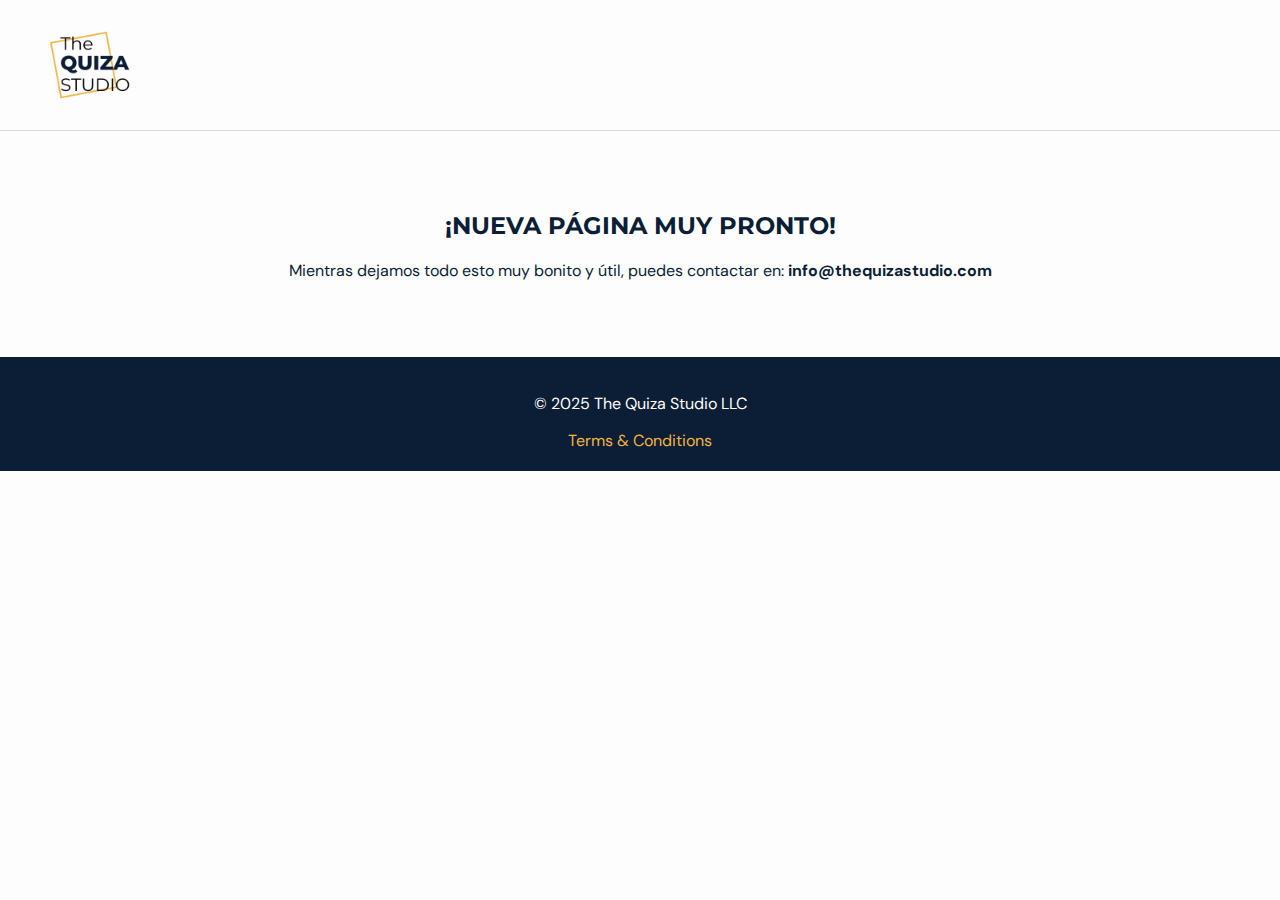
<file: index.html>
<!DOCTYPE html>
<html lang="en">
<head>
  <meta charset="UTF-8" />
  <meta name="viewport" content="width=device-width, initial-scale=1" />
  <title>The Quiza Studio LLC</title>
  <link rel="stylesheet" href="assets/css/style.css" />
  <link rel="icon" type="image/png" href="/assets/img/favicon.png" />
  <link href="https://fonts.googleapis.com/css2?family=Montserrat:wght@800&family=DM+Sans:wght@300&display=swap" rel="stylesheet" />
</head>
<body>

 <header>
    <div class="container header-container">
      <img src="assets/img/logo.png" alt="The Quiza Studio Logo" class="logo" />
    </div>
  </header>
  
<section id="about" class="about">
  <div class="container">
    <h2>¡NUEVA PÁGINA MUY PRONTO!</h2>
    <p>
      Mientras dejamos todo esto muy bonito y útil, puedes contactar en: <b>info@thequizastudio.com</b>
    </p>
  </div>
</section>

  <footer>
    <div class="container">
      <p>&copy; 2025 The Quiza Studio LLC</p>
      <a href="terms.html">Terms & Conditions</a>
    </div>
  </footer>
</body>
</html>
</file>
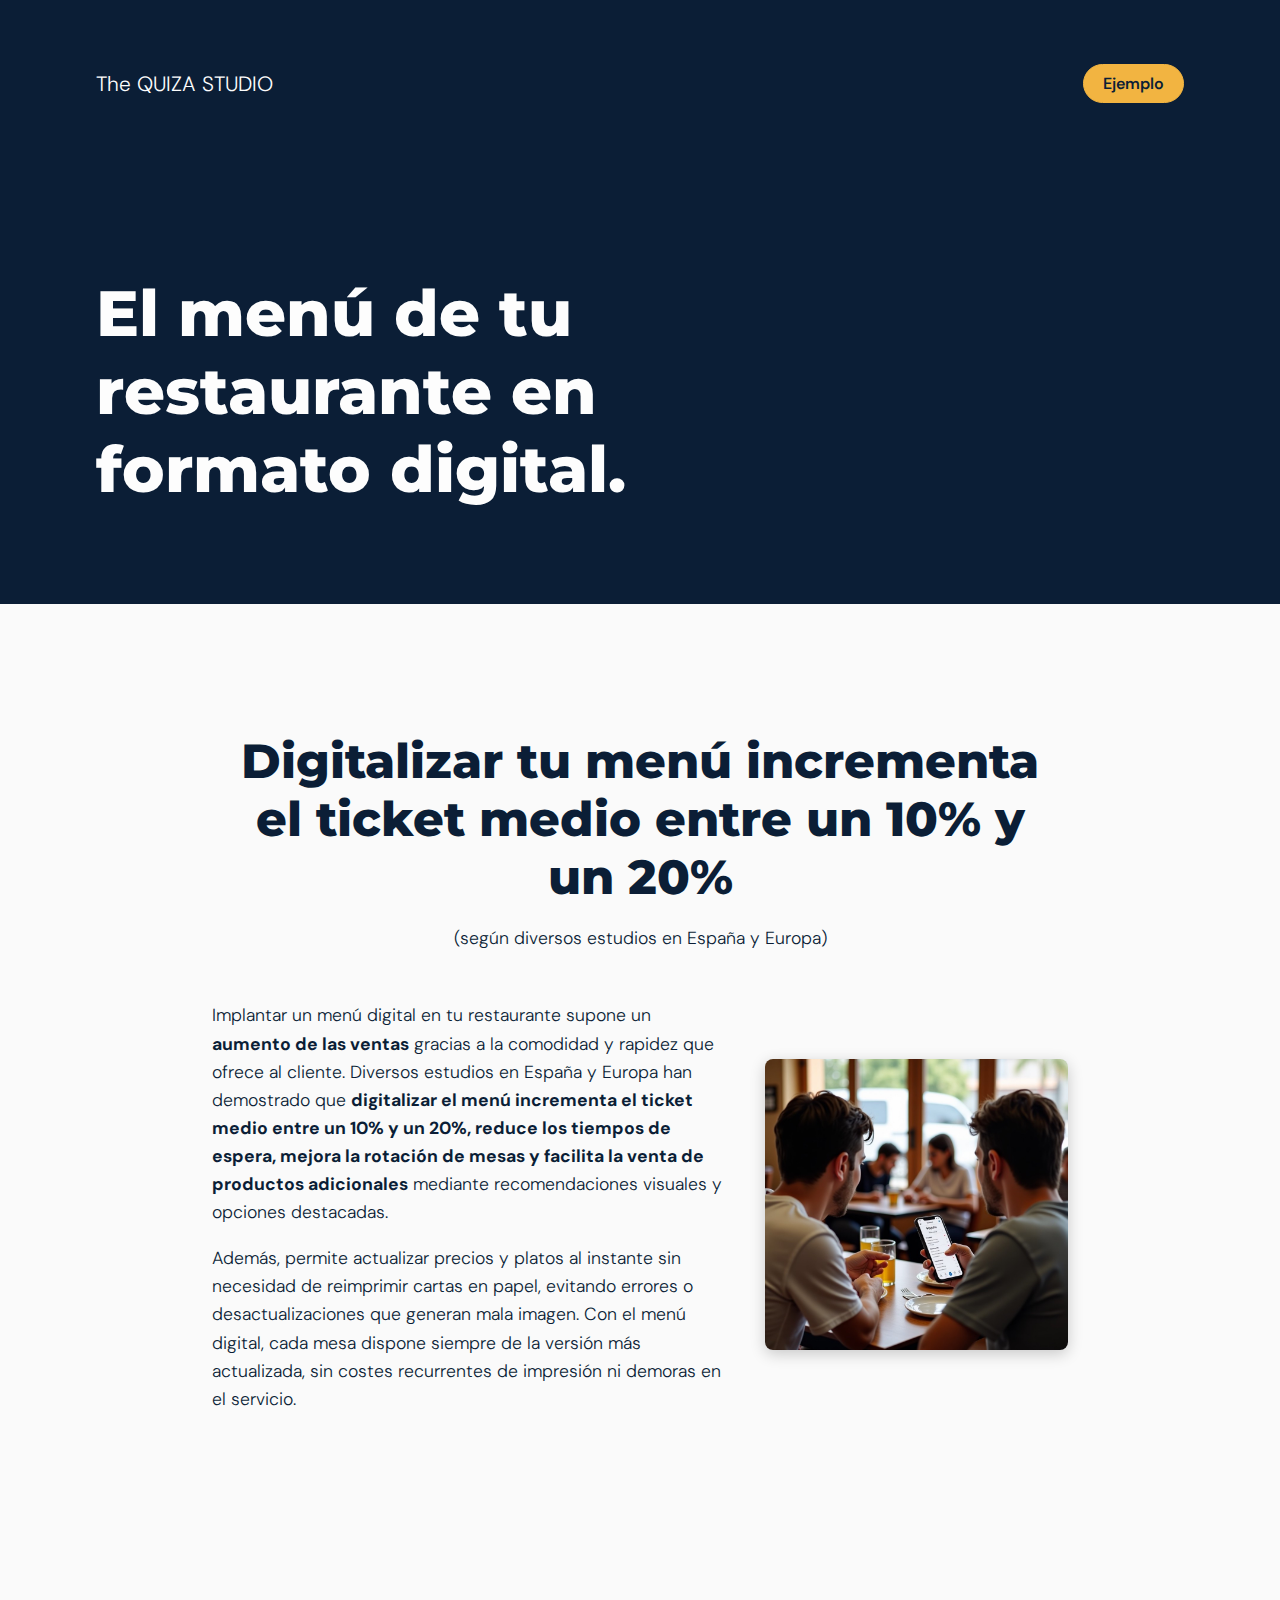
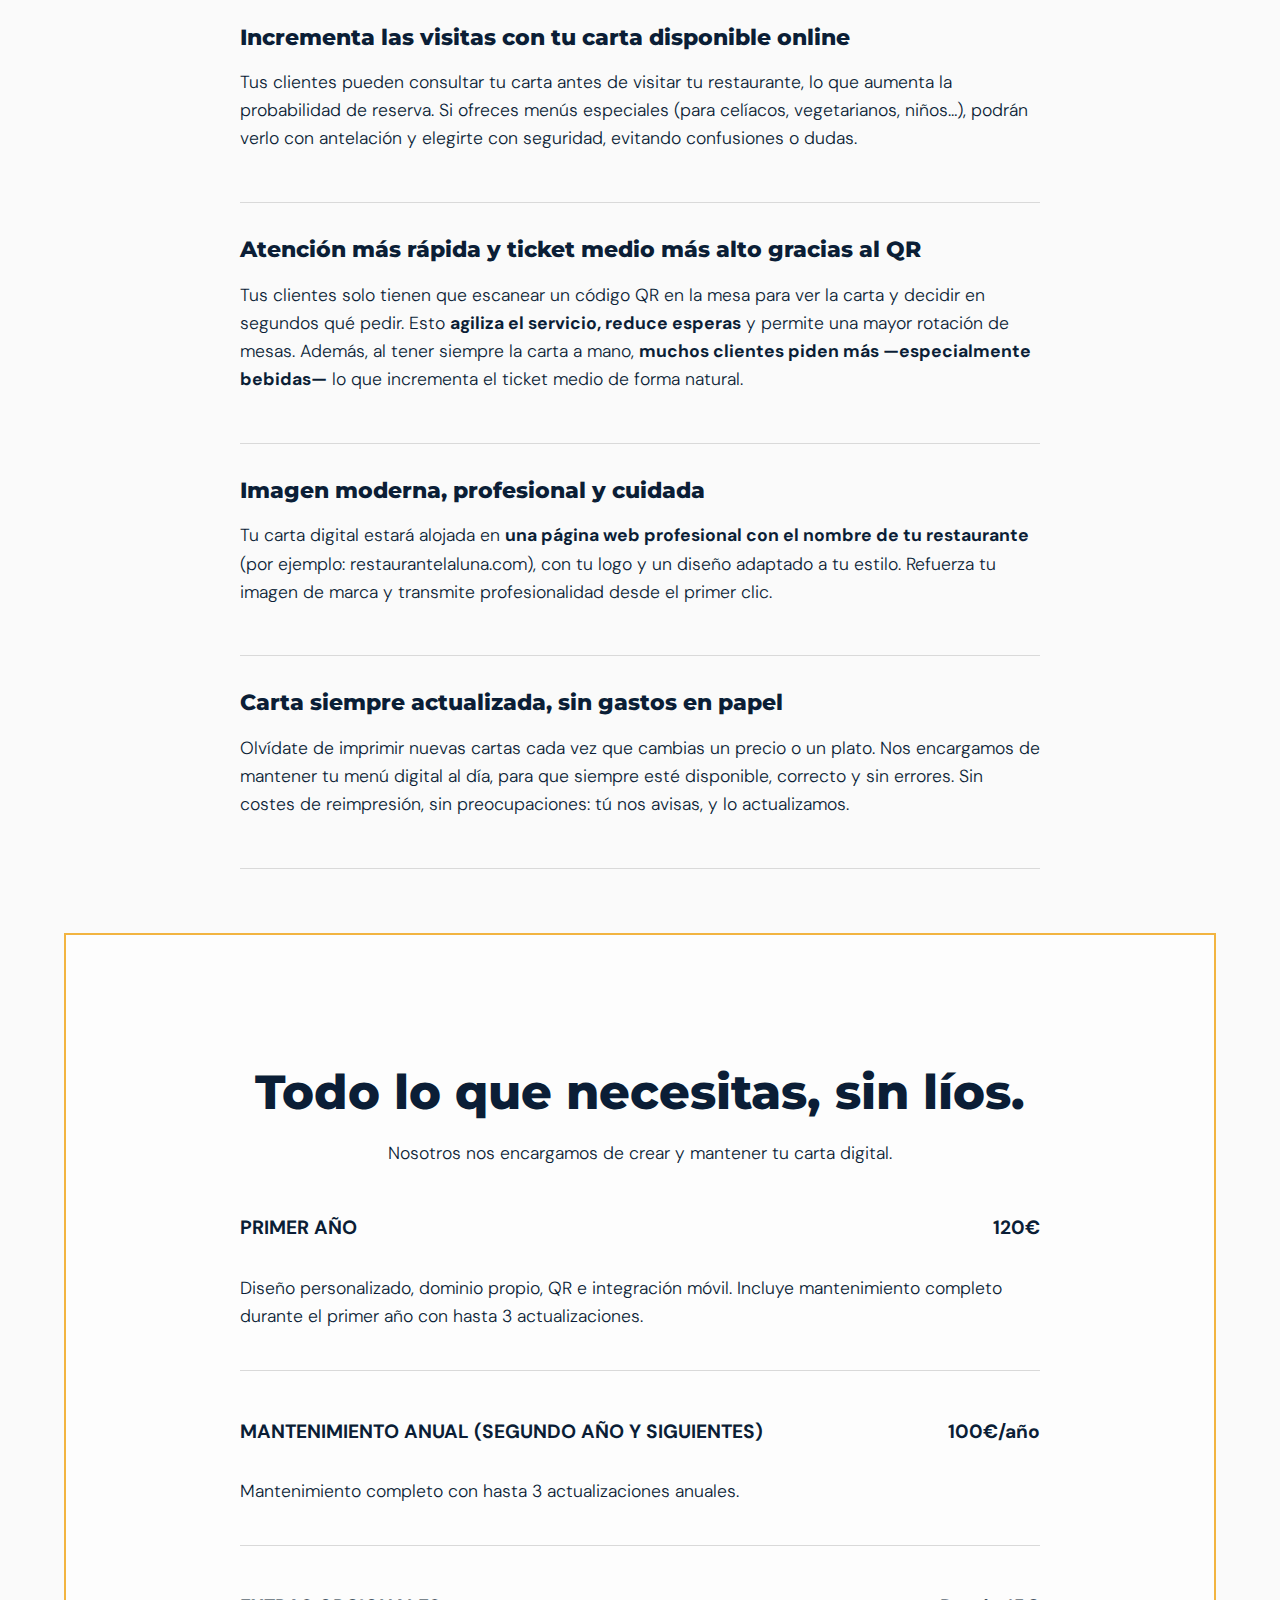
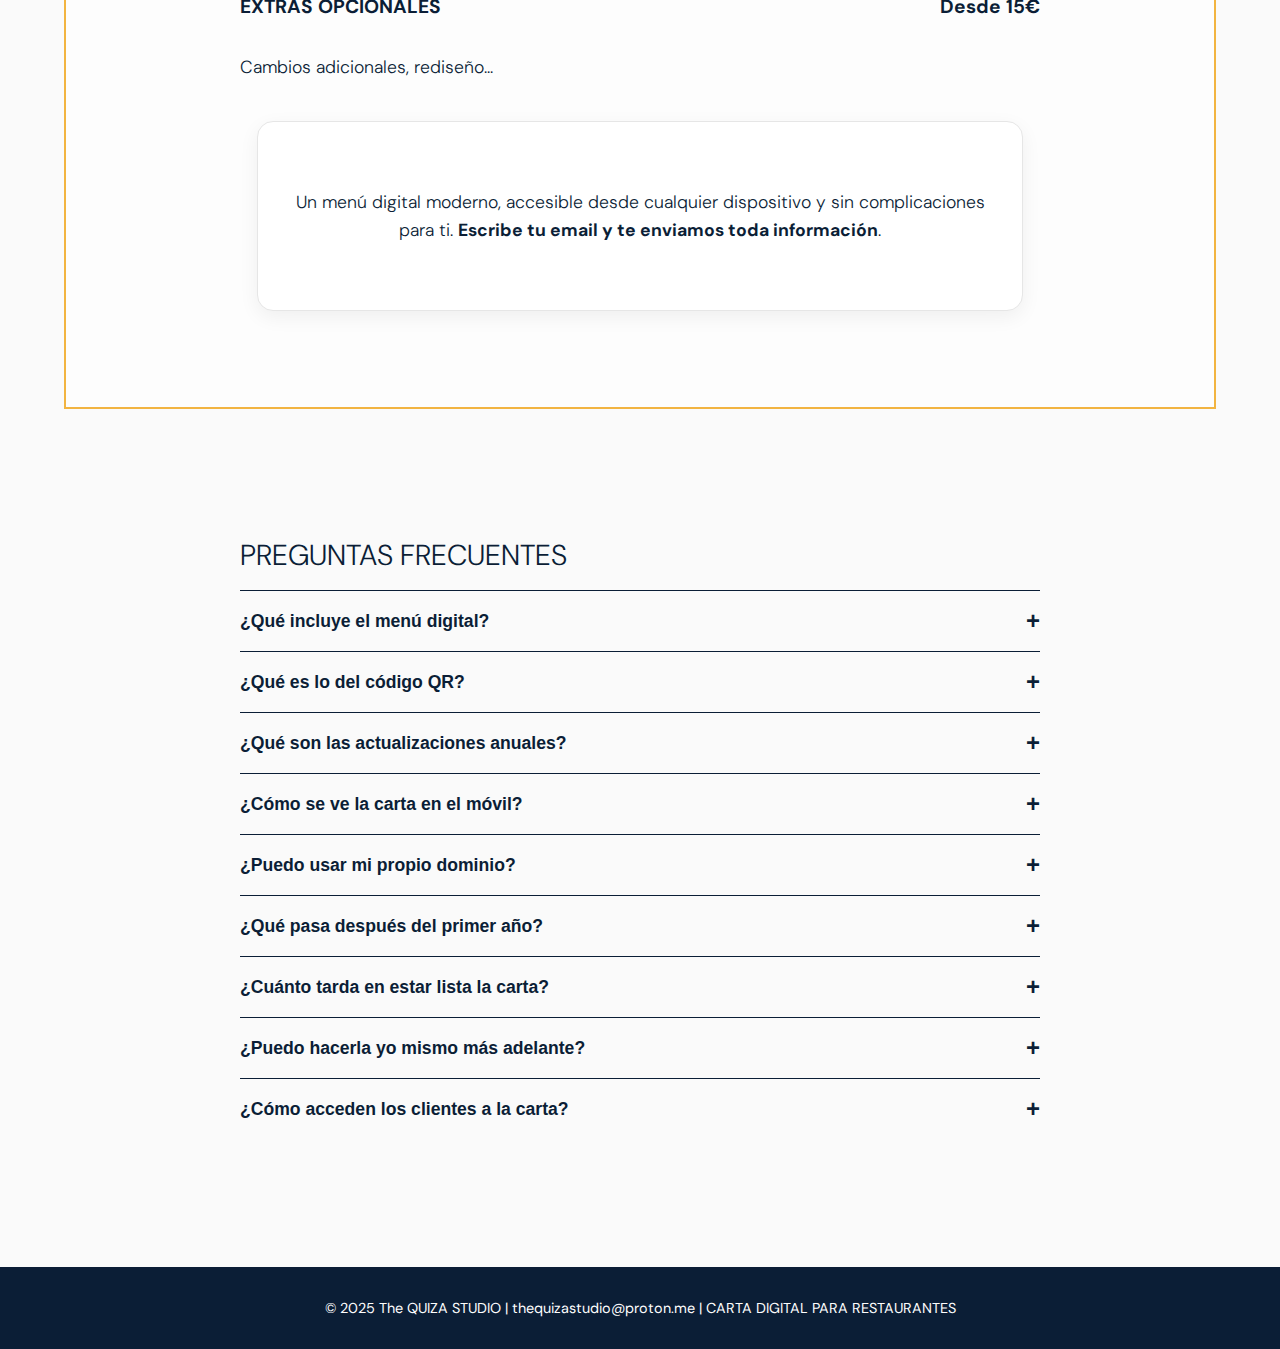
<file: cartadigital/index.html>
<!DOCTYPE html>
<html lang="es">
<head>
  <meta charset="UTF-8" />
  <meta name="viewport" content="width=device-width, initial-scale=1" />
  <title>Carta Digital</title>
  <link rel="stylesheet" href="styles.css" />
  <link rel="icon" href="../../assets/img/favicon.png" type="image/x-icon">
</head>
<body>

  <header class="main-header">
    <div class="header-content">
      <span class="header-title">The QUIZA STUDIO</span>
      <a href="micarta/index.html" class="btn-example">Ejemplo</a>
    </div>
    <h1 class="main-text">El menú de tu restaurante en formato digital.</h1>
  </header>

  <main>

    <section id="beneficios">
      <div class="beneficios-title">
        <h1>Digitalizar tu menú incrementa el ticket medio entre un 10% y un 20%</h1>
        <p>(según diversos estudios en España y Europa)</p>
      </div>

      <div class="beneficios-content">
        <div class="beneficios-text">
          <p>
            Implantar un menú digital en tu restaurante supone un <strong>aumento de las ventas</strong> gracias a la comodidad y rapidez que ofrece al cliente. Diversos estudios en España y Europa han demostrado que <b>digitalizar el menú incrementa el ticket medio entre un 10% y un 20%, reduce los tiempos de espera, mejora la rotación de mesas y facilita la venta de productos adicionales</b> mediante recomendaciones visuales y opciones destacadas.
          </p>
          <p>
            Además, permite actualizar precios y platos al instante sin necesidad de reimprimir cartas en papel, evitando errores o desactualizaciones que generan mala imagen. Con el menú digital, cada mesa dispone siempre de la versión más actualizada, sin costes recurrentes de impresión ni demoras en el servicio.
          </p>
        </div>
        <div class="beneficios-img">
          <img src="img/cartadigitalpararestaurantes.jpg" alt="Carta digital para restaurantes" />
        </div>
      </div>
    </section>

    <section id="características">
      <div class="caracteristica-info">
        <span class="caracteristica-name">Incrementa las visitas con tu carta disponible online</span>
        <p class="caracteristica-desc">
          Tus clientes pueden consultar tu carta antes de visitar tu restaurante, lo que aumenta la probabilidad de reserva. Si ofreces menús especiales (para celíacos, vegetarianos, niños…), podrán verlo con antelación y elegirte con seguridad, evitando confusiones o dudas.
        </p>
      </div>

      <div class="caracteristica-info">
        <span class="caracteristica-name">Atención más rápida y ticket medio más alto gracias al QR</span>
        <p class="caracteristica-desc">
          Tus clientes solo tienen que escanear un código QR en la mesa para ver la carta y decidir en segundos qué pedir. Esto <strong>agiliza el servicio, reduce esperas</strong> y permite una mayor rotación de mesas. Además, al tener siempre la carta a mano, <strong>muchos clientes piden más —especialmente bebidas—</strong> lo que incrementa el ticket medio de forma natural.
        </p>
      </div>

      <div class="caracteristica-info">
        <span class="caracteristica-name">Imagen moderna, profesional y cuidada</span>
        <p class="caracteristica-desc">
          Tu carta digital estará alojada en <strong>una página web profesional con el nombre de tu restaurante</strong> (por ejemplo: restaurantelaluna.com), con tu logo y un diseño adaptado a tu estilo. Refuerza tu imagen de marca y transmite profesionalidad desde el primer clic.
        </p>
      </div>

      <div class="caracteristica-info">
        <span class="caracteristica-name">Carta siempre actualizada, sin gastos en papel</span>
        <p class="caracteristica-desc">
          Olvídate de imprimir nuevas cartas cada vez que cambias un precio o un plato. Nos encargamos de mantener tu menú digital al día, para que siempre esté disponible, correcto y sin errores. Sin costes de reimpresión, sin preocupaciones: tú nos avisas, y lo actualizamos.
        </p>
      </div>
    </section>

<section id="precio">
  <div id="tabla-precios">
    <div class="precio-title">
      <h1>Todo lo que necesitas, sin líos.</h1>
      <p>Nosotros nos encargamos de crear y mantener tu carta digital.</p>
    </div>

    <div class="precio-info">
      <div class="precio-header">
        <h2 class="precio-name">Primer año</h2>
        <span class="precio-name">120€</span>
      </div>
      <p class="dish-desc">
        Diseño personalizado, dominio propio, QR e integración móvil. Incluye mantenimiento completo durante el primer año con hasta 3 actualizaciones.
      </p>
    </div>

    <hr />

    <div class="precio-info">
      <div class="precio-header">
        <h2 class="precio-name">Mantenimiento anual (segundo año y siguientes)</h2>
        <span class="precio-name">100€/año</span>
      </div>
      <p class="precio-desc">Mantenimiento completo con hasta 3 actualizaciones anuales.</p>
    </div>

    <hr />

    <div class="precio-info">
      <div class="precio-header">
        <h2 class="precio-name">Extras opcionales</h2>
        <span class="precio-name">Desde 15€</span>
      </div>
      <p class="precio-desc">Cambios adicionales, rediseño...</p>
    </div>
  </div>

  <!-- CTA + FORMULARIO DENTRO DE PRECIO -->
  <div class="precio-cta">
    <p>Un menú digital moderno, accesible desde cualquier dispositivo y sin complicaciones para ti. <strong>Escribe tu email y te enviamos toda información</strong>.</p>

  <!-- formulario Mailerlite -->
    <div class="ml-embedded" data-form="b5z5qU">
    </div>
      
  </div>
</section>


    <section class="acordeon-seccion">
      <h2>Preguntas frecuentes</h2>

      <div class="acordeon-item">
        <button class="acordeon-titulo">¿Qué incluye el menú digital?<span class="acordeon-icon">+</span></button>
        <div class="acordeon-contenido">
          <p>Incluye tu carta digital con dominio propio, diseño personalizado, soporte técnico y hasta 3 actualizaciones anuales sin coste adicional.</p>
        </div>
      </div>

      <div class="acordeon-item">
        <button class="acordeon-titulo">¿Qué es lo del código QR?<span class="acordeon-icon">+</span></button>
        <div class="acordeon-contenido">
          <p>Te entregamos un diseño personalizado del código QR que lleva directamente a tu carta digital. También incluimos instrucciones para que puedas imprimirlo fácilmente en una imprenta local o por internet. Nosotros no nos encargamos de la impresión, pero sí te damos todo listo para que lo hagas sin complicaciones.</p>
        </div>
      </div>

      <div class="acordeon-item">
        <button class="acordeon-titulo">¿Qué son las actualizaciones anuales?<span class="acordeon-icon">+</span></button>
        <div class="acordeon-contenido">
          <p>Incluimos hasta 3 actualizaciones al año donde puedes cambiar cualquier parte del contenido de tu carta: platos, precios, imágenes, colores, dirección, etc. No importa si son muchos o pocos cambios, lo importante es que sean en momentos distintos. Si necesitas más de 3 actualizaciones, puedes solicitarlas por solo 15 € cada una.</p>
        </div>
      </div>

      <div class="acordeon-item">
        <button class="acordeon-titulo">¿Cómo se ve la carta en el móvil?<span class="acordeon-icon">+</span></button>
        <div class="acordeon-contenido">
          <p>La carta está diseñada para adaptarse a todos los dispositivos. Se ve perfectamente tanto en móvil como en tablet u ordenador, con un diseño claro, moderno y fácil de navegar.</p>
        </div>
      </div>

      <div class="acordeon-item">
        <button class="acordeon-titulo">¿Puedo usar mi propio dominio?<span class="acordeon-icon">+</span></button>
        <div class="acordeon-contenido">
          <p>Sí. Podemos usar tu dominio actual o registrar uno nuevo para ti. El dominio personalizado está incluido en el servicio sin coste adicional durante el primer año.</p>
        </div>
      </div>

      <div class="acordeon-item">
        <button class="acordeon-titulo">¿Qué pasa después del primer año?<span class="acordeon-icon">+</span></button>
        <div class="acordeon-contenido">
          <p>Después del primer año, puedes seguir disfrutando del servicio por 100 €/año o 10 €/mes, incluyendo dominio, soporte técnico y 3 actualizaciones anuales.</p>
        </div>
      </div>

      <div class="acordeon-item">
        <button class="acordeon-titulo">¿Cuánto tarda en estar lista la carta?<span class="acordeon-icon">+</span></button>
        <div class="acordeon-contenido">
          <p>En general, en unos 7-15 días puedes tener tu carta digital totalmente lista, dependiendo de si tienes ya los textos y precios preparados.</p>
        </div>
      </div>

      <div class="acordeon-item">
        <button class="acordeon-titulo">¿Puedo hacerla yo mismo más adelante?<span class="acordeon-icon">+</span></button>
        <div class="acordeon-contenido">
          <p>Por supuesto. Si más adelante decides gestionar tu carta por tu cuenta, puedes pedirnos que te entreguemos todos los archivos para alojarla donde quieras.</p>
        </div>
      </div>

      <div class="acordeon-item">
        <button class="acordeon-titulo">¿Cómo acceden los clientes a la carta?<span class="acordeon-icon">+</span></button>
        <div class="acordeon-contenido">
          <p>Escanean un código QR desde la mesa o la entrada. Acceden al instante desde cualquier móvil sin necesidad de app.</p>
        </div>
      </div>
    </section>

  </main>

  <footer>
    &copy; 2025 The QUIZA STUDIO | thequizastudio@proton.me | CARTA DIGITAL PARA RESTAURANTES
  </footer>

<script>
(function(w,d,e,u,f,l,n){w[f]=w[f]||function(){(w[f].q=w[f].q||[])
.push(arguments);},l=d.createElement(e),l.async=1,l.src=u,
n=d.getElementsByTagName(e)[0],n.parentNode.insertBefore(l,n);})
(window,document,'script','https://assets.mailerlite.com/js/universal.js','ml');
ml('account', '1393450');
</script>
<!-- End MailerLite Universal -->

<!-- Script acordeón -->
<script>
document.addEventListener("DOMContentLoaded", () => {
  const acordeonTitulos = document.querySelectorAll(".acordeon-titulo");

  acordeonTitulos.forEach(btn => {
    btn.addEventListener("click", () => {
      const item = btn.parentElement;
      const contenido = item.querySelector(".acordeon-contenido");
      const icon = btn.querySelector(".acordeon-icon");

      const abierto = contenido.style.maxHeight;

      // Cierra todos los ítems primero
      document.querySelectorAll(".acordeon-contenido").forEach(c => {
        c.style.maxHeight = null;
      });
      document.querySelectorAll(".acordeon-icon").forEach(i => {
        i.textContent = "+";
      });

      // Si no estaba abierto, lo abre
      if (!abierto || abierto === "0px") {
        contenido.style.maxHeight = contenido.scrollHeight + "px";
        icon.textContent = "−";
      }
    });
  });
});
</script>

</body>
</html>
</file>
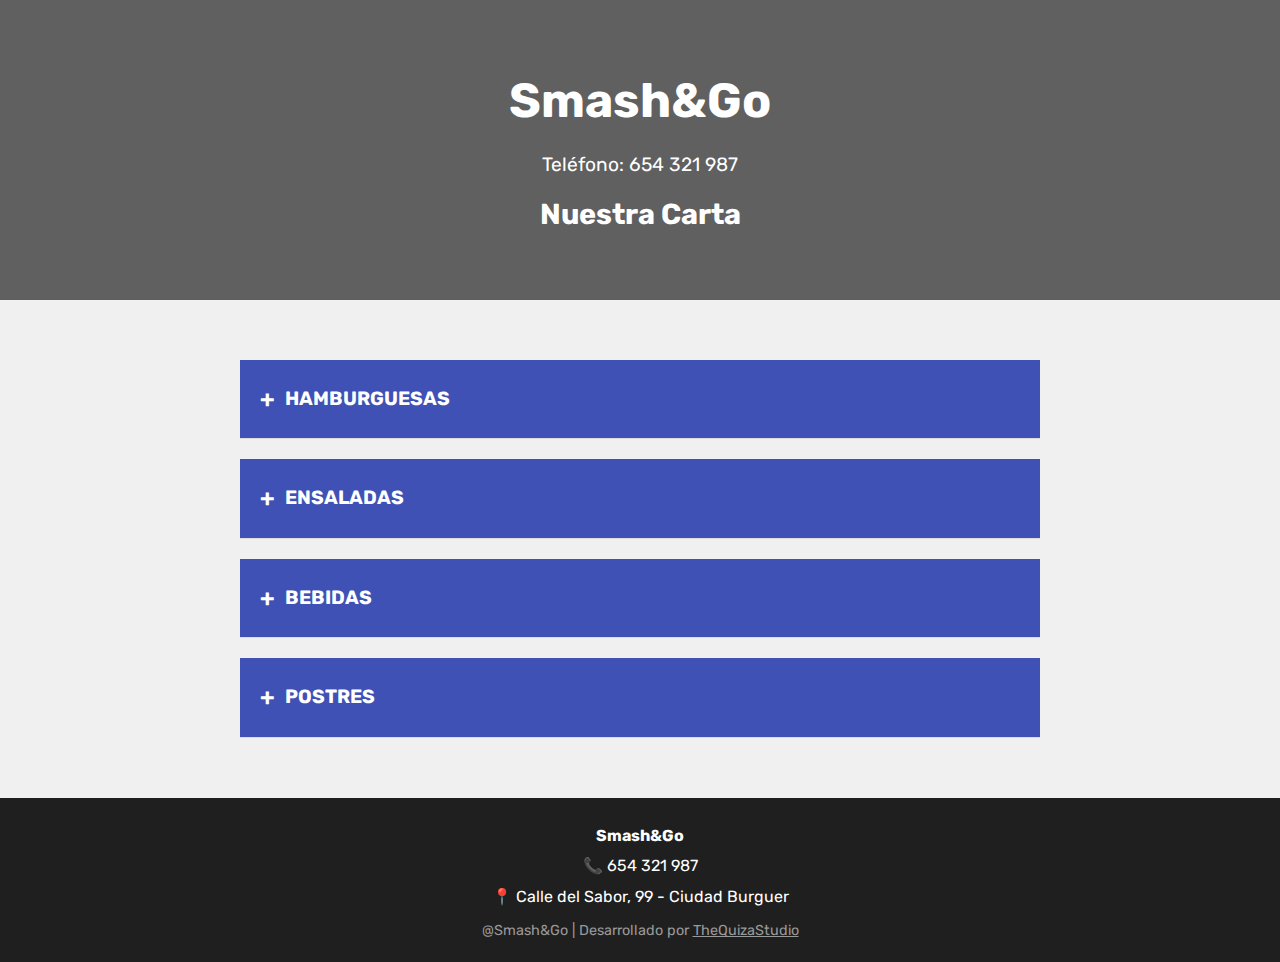
<file: cartadigital/hamburgueseria/index.html>
<!DOCTYPE html>
<html lang="es">
<head>
  <meta charset="UTF-8" />
  <meta name="viewport" content="width=device-width, initial-scale=1" />
  <title>Smash&Go - Nuestra Carta</title>
  <link href="https://fonts.googleapis.com/css2?family=Rubik:wght@400;700&display=swap" rel="stylesheet" />
  <style>
    :root {
      --main-color: #3f51b5; /* Azul moderno */
      --bg-dark: #1f1f1f;
      --text-light: #ffffff;
      --text-muted: #999999;
    }

    * {
      box-sizing: border-box;
      margin: 0;
      padding: 0;
      font-family: 'Rubik', sans-serif;
    }

    body {
      background-color: #f0f0f0;
      color: #333;
      line-height: 1.6;
    }

    header {
      position: relative;
      background-image: url('https://images.unsplash.com/photo-1550547660-d9450f859349');
      background-size: cover;
      background-position: center;
      height: 300px;
      color: white;
      display: flex;
      align-items: center;
      justify-content: center;
      text-align: center;
    }

    header::before {
      content: "";
      position: absolute;
      top: 0;
      left: 0;
      height: 100%;
      width: 100%;
      background-color: rgba(0, 0, 0, 0.6);
      z-index: 0;
    }

    header .content {
      z-index: 1;
    }

    header h1 {
      font-size: 3rem;
      margin-bottom: 10px;
    }

    header p {
      font-size: 1.2rem;
    }

    header h2 {
      font-size: 1.8rem;
      margin-top: 10px;
    }

    .accordion {
      max-width: 800px;
      margin: 60px auto;
      background: transparent; /* fondo como el body */
    }

    .accordion-item {
      border-bottom: 1px solid #ddd;
      margin-bottom: 20px;
    }

    .accordion-header {
      padding: 20px;
      cursor: pointer;
      background-color: var(--main-color);
      color: white;
      font-weight: bold;
      font-size: 1.2rem;
      text-transform: uppercase;
      display: flex;
      align-items: center;
      gap: 10px;
    }

    .accordion-header::before {
      content: '+';
      font-size: 1.5rem;
      transition: transform 0.2s;
    }

    .accordion-header.active::before {
      content: '–';
      transform: rotate(180deg);
    }

    .accordion-content {
      display: none;
      padding: 20px 25px;
      background-color: transparent;
    }

    .accordion-content ul {
      list-style: none;
    }

    .accordion-content li {
      margin-bottom: 18px;
    }

    .accordion-content strong {
      display: block;
      font-size: 1.1rem;
      color: var(--main-color);
    }

    .tags {
      font-size: 0.9rem;
      color: var(--text-muted);
    }

    footer {
      background-color: var(--bg-dark);
      color: var(--text-light);
      text-align: center;
      padding: 20px;
      margin-top: 40px;
    }

    footer p {
      margin: 5px 0;
    }

    .credit {
      margin-top: 10px;
      font-size: 0.9rem;
      color: var(--text-muted);
    }

    a {
      color: inherit;
      text-decoration: underline;
    }
  </style>
</head>
<body>

  <header>
    <div class="content">
      <h1>Smash&Go</h1>
      <p>Teléfono: 654 321 987</p>
      <h2>Nuestra Carta</h2>
    </div>
  </header>

  <div class="accordion">

    <div class="accordion-item">
      <div class="accordion-header">Hamburguesas</div>
      <div class="accordion-content">
        <ul>
          <li>
            <strong>Smash Classic - 9,90€</strong>
            Pan brioche, doble carne smash, queso cheddar, pepinillos, cebolla, salsa especial.
            <div class="tags">Contiene gluten, lácteos</div>
          </li>
          <li>
            <strong>Beyond Vegan - 10,50€</strong>
            Hamburguesa vegetal Beyond, lechuga, tomate, cebolla roja, vegan mayo.
            <div class="tags">Opción vegana, sin lactosa</div>
          </li>
          <li>
            <strong>Chicken Crunch - 8,90€</strong>
            Crujiente de pollo, lechuga, mostaza y miel, queso gouda.
            <div class="tags">Contiene gluten, lácteos, huevo</div>
          </li>
        </ul>
      </div>
    </div>

    <div class="accordion-item">
      <div class="accordion-header">Ensaladas</div>
      <div class="accordion-content">
        <ul>
          <li>
            <strong>César Smash - 7,50€</strong>
            Lechuga romana, pollo grillado, croutons, parmesano, salsa césar.
            <div class="tags">Contiene gluten, lácteos, huevo</div>
          </li>
          <li>
            <strong>Green Vegan Bowl - 7,90€</strong>
            Mezclum, aguacate, quinoa, tomate cherry, garbanzos, vinagreta.
            <div class="tags">Vegano, sin gluten</div>
          </li>
        </ul>
      </div>
    </div>

    <div class="accordion-item">
      <div class="accordion-header">Bebidas</div>
      <div class="accordion-content">
        <ul>
          <li>
            <strong>Refrescos - 2,00€</strong>
            Coca-Cola, Fanta, Sprite, Nestea...
          </li>
          <li>
            <strong>Cerveza artesanal - 3,50€</strong>
            Selección local de cervezas.
            <div class="tags">Consultar opciones sin gluten</div>
          </li>
          <li>
            <strong>Batido de Oreo - 4,50€</strong>
            Leche, helado de vainilla, galleta Oreo.
            <div class="tags">Contiene lácteos, gluten</div>
          </li>
        </ul>
      </div>
    </div>

    <div class="accordion-item">
      <div class="accordion-header">Postres</div>
      <div class="accordion-content">
        <ul>
          <li>
            <strong>Brownie con helado - 4,80€</strong>
            Brownie de chocolate casero con bola de vainilla.
            <div class="tags">Contiene gluten, huevo, lácteos</div>
          </li>
          <li>
            <strong>Cheesecake vegano - 5,00€</strong>
            Base de frutos secos, crema de anacardos y frutas.
            <div class="tags">Vegano, sin gluten</div>
          </li>
        </ul>
      </div>
    </div>

  </div>

  <footer>
    <p><strong>Smash&Go</strong></p>
    <p>📞 654 321 987</p>
    <p>📍 Calle del Sabor, 99 - Ciudad Burguer</p>
    <div class="credit">
      @Smash&Go | Desarrollado por <a href="#">TheQuizaStudio</a>
    </div>
  </footer>

  <script>
    const headers = document.querySelectorAll('.accordion-header');

    headers.forEach(header => {
      header.addEventListener('click', () => {
        const currentlyOpen = document.querySelector('.accordion-header.active');
        const currentlyVisible = document.querySelector('.accordion-content.show');

        if (currentlyOpen && currentlyOpen !== header) {
          currentlyOpen.classList.remove('active');
        }

        if (currentlyVisible && currentlyVisible !== header.nextElementSibling) {
          currentlyVisible.classList.remove('show');
          currentlyVisible.style.display = 'none';
        }

        const content = header.nextElementSibling;
        const isOpen = content.classList.contains('show');

        if (isOpen) {
          content.classList.remove('show');
          content.style.display = 'none';
          header.classList.remove('active');
        } else {
          content.classList.add('show');
          content.style.display = 'block';
          header.classList.add('active');
        }
      });
    });
  </script>

</body>
</html>
</file>
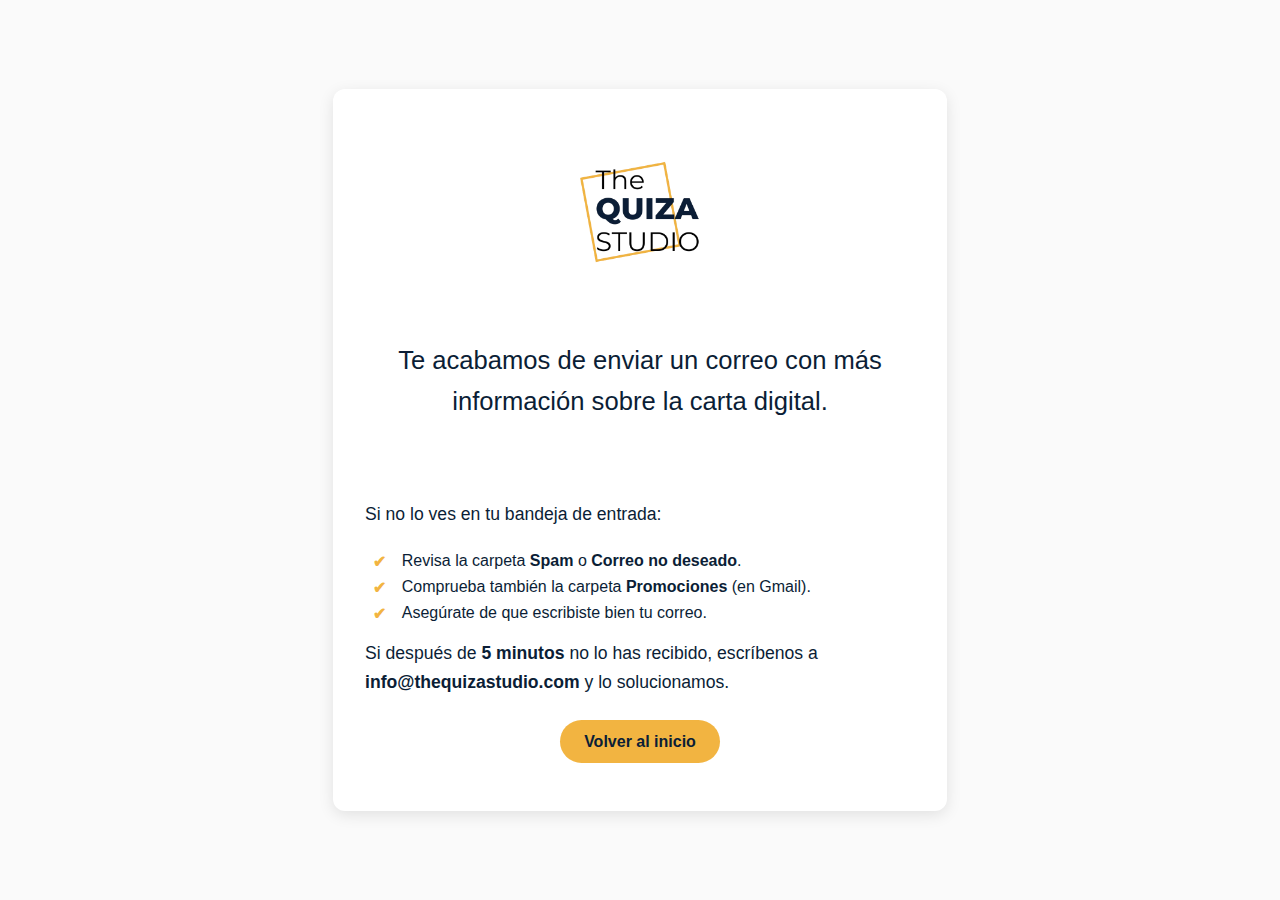
<file: cartadigital/informacion/index.html>
<!DOCTYPE html>
<html lang="es">
<head>
    <meta charset="UTF-8">
    <meta name="viewport" content="width=device-width, initial-scale=1.0">
    <title>Información enviada</title>
    <link rel="stylesheet" href="styles.css">
    <link rel="icon" href="../../assets/img/favicon.png" type="image/x-icon">
</head>
<body>
    <div class="redirect-container">
        <img src="../../assets/img/logo.png" alt="Logo TheQuizaStudio" class="logo">
        <p class="mensaje-principal">
            Te acabamos de enviar un correo con más información sobre la carta digital.
        </p><br><br>
        <p class="mensaje">Si no lo ves en tu bandeja de entrada:
        </p>
        <ul class="lista-check">
            <li>Revisa la carpeta <strong>Spam</strong> o <strong>Correo no deseado</strong>.</li>
            <li>Comprueba también la carpeta <strong>Promociones</strong> (en Gmail).</li>
            <li>Asegúrate de que escribiste bien tu correo.</li>
        </ul>
        <p class="mensaje">
            Si después de <strong>5 minutos</strong> no lo has recibido, escríbenos a<br>
            <a href="mailto:info@thequizastudio.com" class="contacto-mail">info@thequizastudio.com</a> y lo solucionamos.
        </p>
        <a href="../index.html" class="btn-volver">Volver al inicio</a>
    </div>
</body>
</html>
</file>
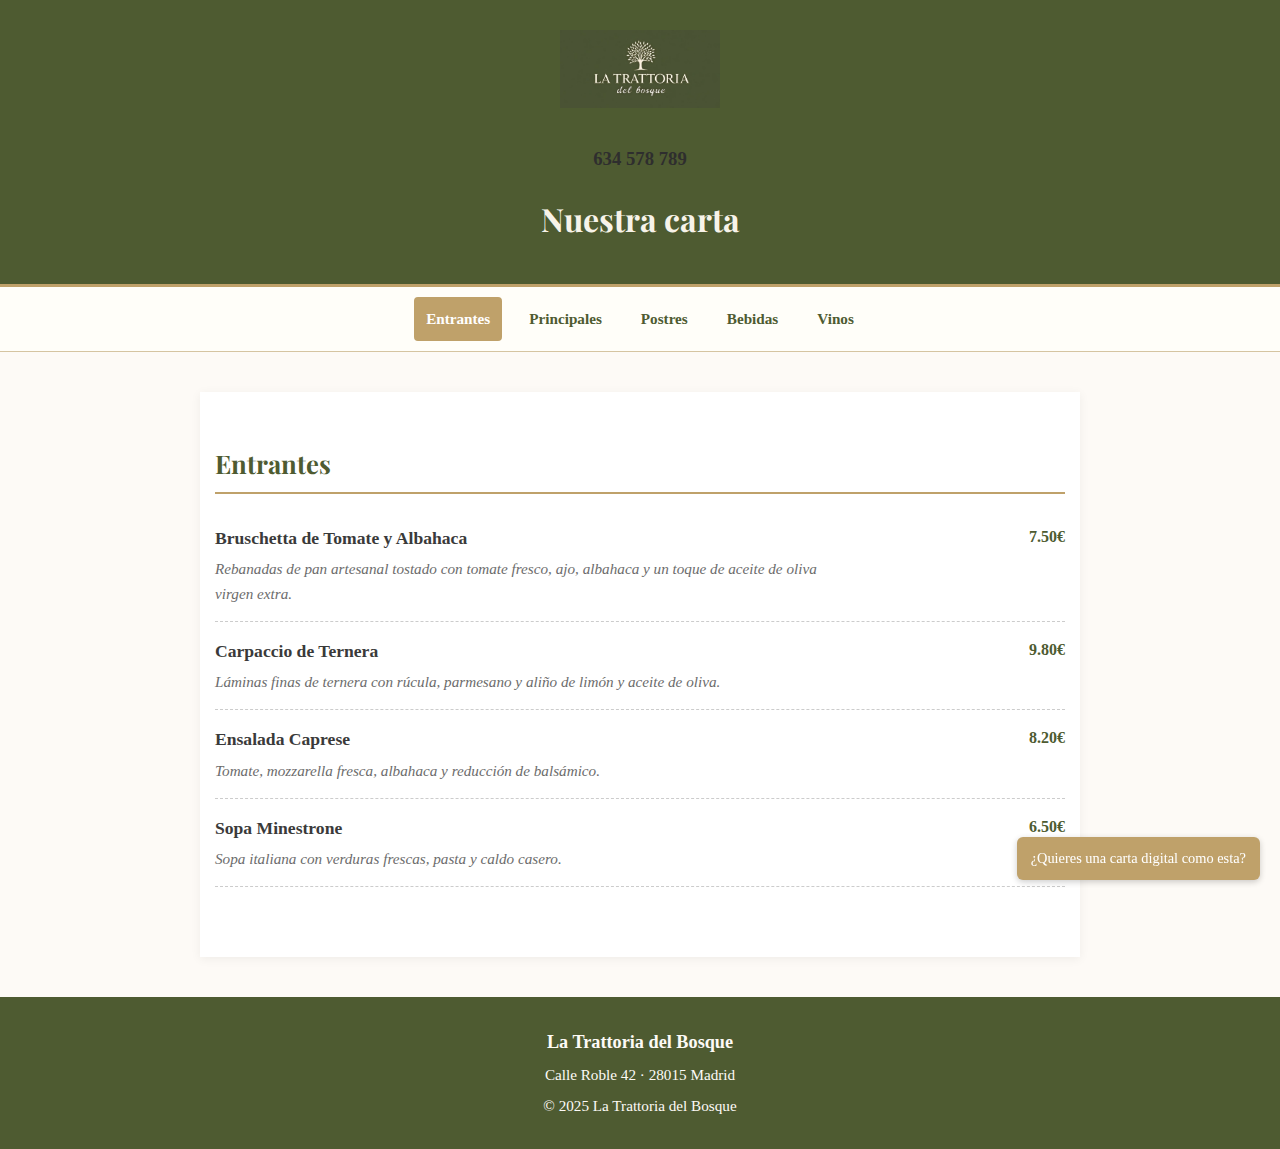
<file: cartadigital/micarta/index.html>
<!DOCTYPE html>
<html lang="es">
<head>
  <meta charset="UTF-8" />
  <meta name="viewport" content="width=device-width, initial-scale=1.0"/>
  <title>La Trattoria del Bosque - Carta</title>
  <link rel="stylesheet" href="styles.css" />
  <link href="https://fonts.googleapis.com/css2?family=Playfair+Display:wght@700&display=swap" rel="stylesheet" />
  <style>
    /* Añadido para destacar menú activo */
    .menu-links a.active {
      background-color: #bfa16a;
      color: #fff;
      border-color: #bfa16a;
    }
  </style>
</head>
<body>
  <a href="../index.html" class="floating-cta">
    ¿Quieres una carta digital como esta?
  </a>

  <header>
    <img src="img/logo.jpg" alt="Logo La Trattoria del Bosque" class="logo"/>
    <h3>634 578 789</h3>
    <p class="subtitle">Nuestra carta</p>
  </header>

  <nav class="menu-nav">
    <div class="menu-links">
      <a href="#entrantes" class="active">Entrantes</a>
      <a href="#principales">Principales</a>
      <a href="#postres">Postres</a>
      <a href="#bebidas">Bebidas</a>
      <a href="#vinos">Vinos</a>
    </div>
  </nav>

  <main>
    <section id="entrantes" class="menu-section">
      <h2>Entrantes</h2>
      <ul>
        <li>
          <div class="dish-info">
            <span class="dish-name">Bruschetta de Tomate y Albahaca</span>
            <p class="dish-desc">Rebanadas de pan artesanal tostado con tomate fresco, ajo, albahaca y un toque de aceite de oliva virgen extra.</p>
          </div>
          <span class="price">7.50€</span>
        </li>
        <li>
          <div class="dish-info">
            <span class="dish-name">Carpaccio de Ternera</span>
            <p class="dish-desc">Láminas finas de ternera con rúcula, parmesano y aliño de limón y aceite de oliva.</p>
          </div>
          <span class="price">9.80€</span>
        </li>
        <li>
          <div class="dish-info">
            <span class="dish-name">Ensalada Caprese</span>
            <p class="dish-desc">Tomate, mozzarella fresca, albahaca y reducción de balsámico.</p>
          </div>
          <span class="price">8.20€</span>
        </li>
        <li>
          <div class="dish-info">
            <span class="dish-name">Sopa Minestrone</span>
            <p class="dish-desc">Sopa italiana con verduras frescas, pasta y caldo casero.</p>
          </div>
          <span class="price">6.50€</span>
        </li>
      </ul>
    </section>

    <section id="principales" class="menu-section" style="display:none">
      <h2>Platos Principales</h2>
      <ul>
        <li>
          <div class="dish-info">
            <span class="dish-name">Risotto de Setas Silvestres</span>
            <p class="dish-desc">Arroz cremoso con mezcla de setas frescas, parmesano y un toque de trufa.</p>
          </div>
          <span class="price">16.50€</span>
        </li>
        <li>
          <div class="dish-info">
            <span class="dish-name">Pasta al Pesto Genovés</span>
            <p class="dish-desc">Penne con salsa pesto, piñones tostados y queso parmesano rallado.</p>
          </div>
          <span class="price">14.00€</span>
        </li>
        <li>
          <div class="dish-info">
            <span class="dish-name">Pollo a la Parmesana</span>
            <p class="dish-desc">Pechuga de pollo empanada con salsa de tomate y queso gratinado.</p>
          </div>
          <span class="price">17.20€</span>
        </li>
        <li>
          <div class="dish-info">
            <span class="dish-name">Lasagna Clásica</span>
            <p class="dish-desc">Capas de pasta, carne, bechamel y queso gratinado.</p>
          </div>
          <span class="price">15.80€</span>
        </li>
      </ul>
    </section>

    <section id="postres" class="menu-section" style="display:none">
      <h2>Postres</h2>
      <ul>
        <li>
          <div class="dish-info">
            <span class="dish-name">Tiramisú Clásico</span>
            <p class="dish-desc">Postre italiano de queso mascarpone, café y cacao.</p>
          </div>
          <span class="price">6€</span>
        </li>
        <li>
          <div class="dish-info">
            <span class="dish-name">Panna Cotta con Frutos Rojos</span>
            <p class="dish-desc">Delicada panna cotta servida con salsa de frutos rojos frescos.</p>
          </div>
          <span class="price">6.50€</span>
        </li>
        <li>
          <div class="dish-info">
            <span class="dish-name">Helado Artesanal</span>
            <p class="dish-desc">Selección de sabores: vainilla, chocolate o pistacho.</p>
          </div>
          <span class="price">5€</span>
        </li>
        <li>
          <div class="dish-info">
            <span class="dish-name">Cannoli Siciliani</span>
            <p class="dish-desc">Tubo crujiente relleno de ricotta y pedacitos de chocolate.</p>
          </div>
          <span class="price">6.80€</span>
        </li>
      </ul>
    </section>

    <section id="bebidas" class="menu-section" style="display:none">
      <h2>Bebidas</h2>
      <ul>
        <li>
          <div class="dish-info">
            <span class="dish-name">Copa de Vino Tinto</span>
            <p class="dish-desc">Selección de vinos tintos de la casa.</p>
          </div>
          <span class="price">4€</span>
        </li>
        <li>
          <div class="dish-info">
            <span class="dish-name">Copa de Vino Blanco</span>
            <p class="dish-desc">Vinos blancos frescos y aromáticos.</p>
          </div>
          <span class="price">4€</span>
        </li>
        <li>
          <div class="dish-info">
            <span class="dish-name">Agua Mineral</span>
            <p class="dish-desc">Agua con o sin gas.</p>
          </div>
          <span class="price">2.50€</span>
        </li>
        <li>
          <div class="dish-info">
            <span class="dish-name">Refrescos</span>
            <p class="dish-desc">Coca-Cola, Fanta, Sprite.</p>
          </div>
          <span class="price">3€</span>
        </li>
        <li>
          <div class="dish-info">
            <span class="dish-name">Café Espresso</span>
            <p class="dish-desc">Café intenso y aromático.</p>
          </div>
          <span class="price">2.50€</span>
        </li>
      </ul>
    </section>

    <section id="vinos" class="menu-section" style="display:none">
      <h2>Vinos</h2>
      <ul>
        <li>
          <div class="dish-info">
            <span class="dish-name">Vino Tinto Reserva</span>
            <p class="dish-desc">Vino de reserva seleccionado con notas intensas y cuerpo robusto.</p>
          </div>
          <span class="price">20€</span>
        </li>
        <li>
          <div class="dish-info">
            <span class="dish-name">Vino Blanco Crianza</span>
            <p class="dish-desc">Blanco con cuerpo, con aromas frutales y florales.</p>
          </div>
          <span class="price">18€</span>
        </li>
        <li>
          <div class="dish-info">
            <span class="dish-name">Rosado Fresco</span>
            <p class="dish-desc">Vino rosado ligero, ideal para aperitivos.</p>
          </div>
          <span class="price">16€</span>
        </li>
      </ul>
    </section>
  </main>

  <footer>
    <p class="footer-name">La Trattoria del Bosque</p>
    <p>Calle Roble 42 · 28015 Madrid</p>
    <p>&copy; 2025 La Trattoria del Bosque</p>
  </footer>

  <script>
    function showSection(sectionId) {
      const sections = document.querySelectorAll('.menu-section');
      sections.forEach(sec => sec.style.display = 'none');
      document.getElementById(sectionId).style.display = 'block';

      // Actualizar el estado activo del menú
      document.querySelectorAll('.menu-links a').forEach(link => {
        if (link.getAttribute('href').substring(1) === sectionId) {
          link.classList.add('active');
        } else {
          link.classList.remove('active');
        }
      });
    }

    // Añadir evento click a los enlaces para manejar la navegación
    document.querySelectorAll('.menu-links a').forEach(link => {
      link.addEventListener('click', e => {
        e.preventDefault();
        const targetId = link.getAttribute('href').substring(1);
        showSection(targetId);
      });
    });
  </script>
</body>
</html>
</file>
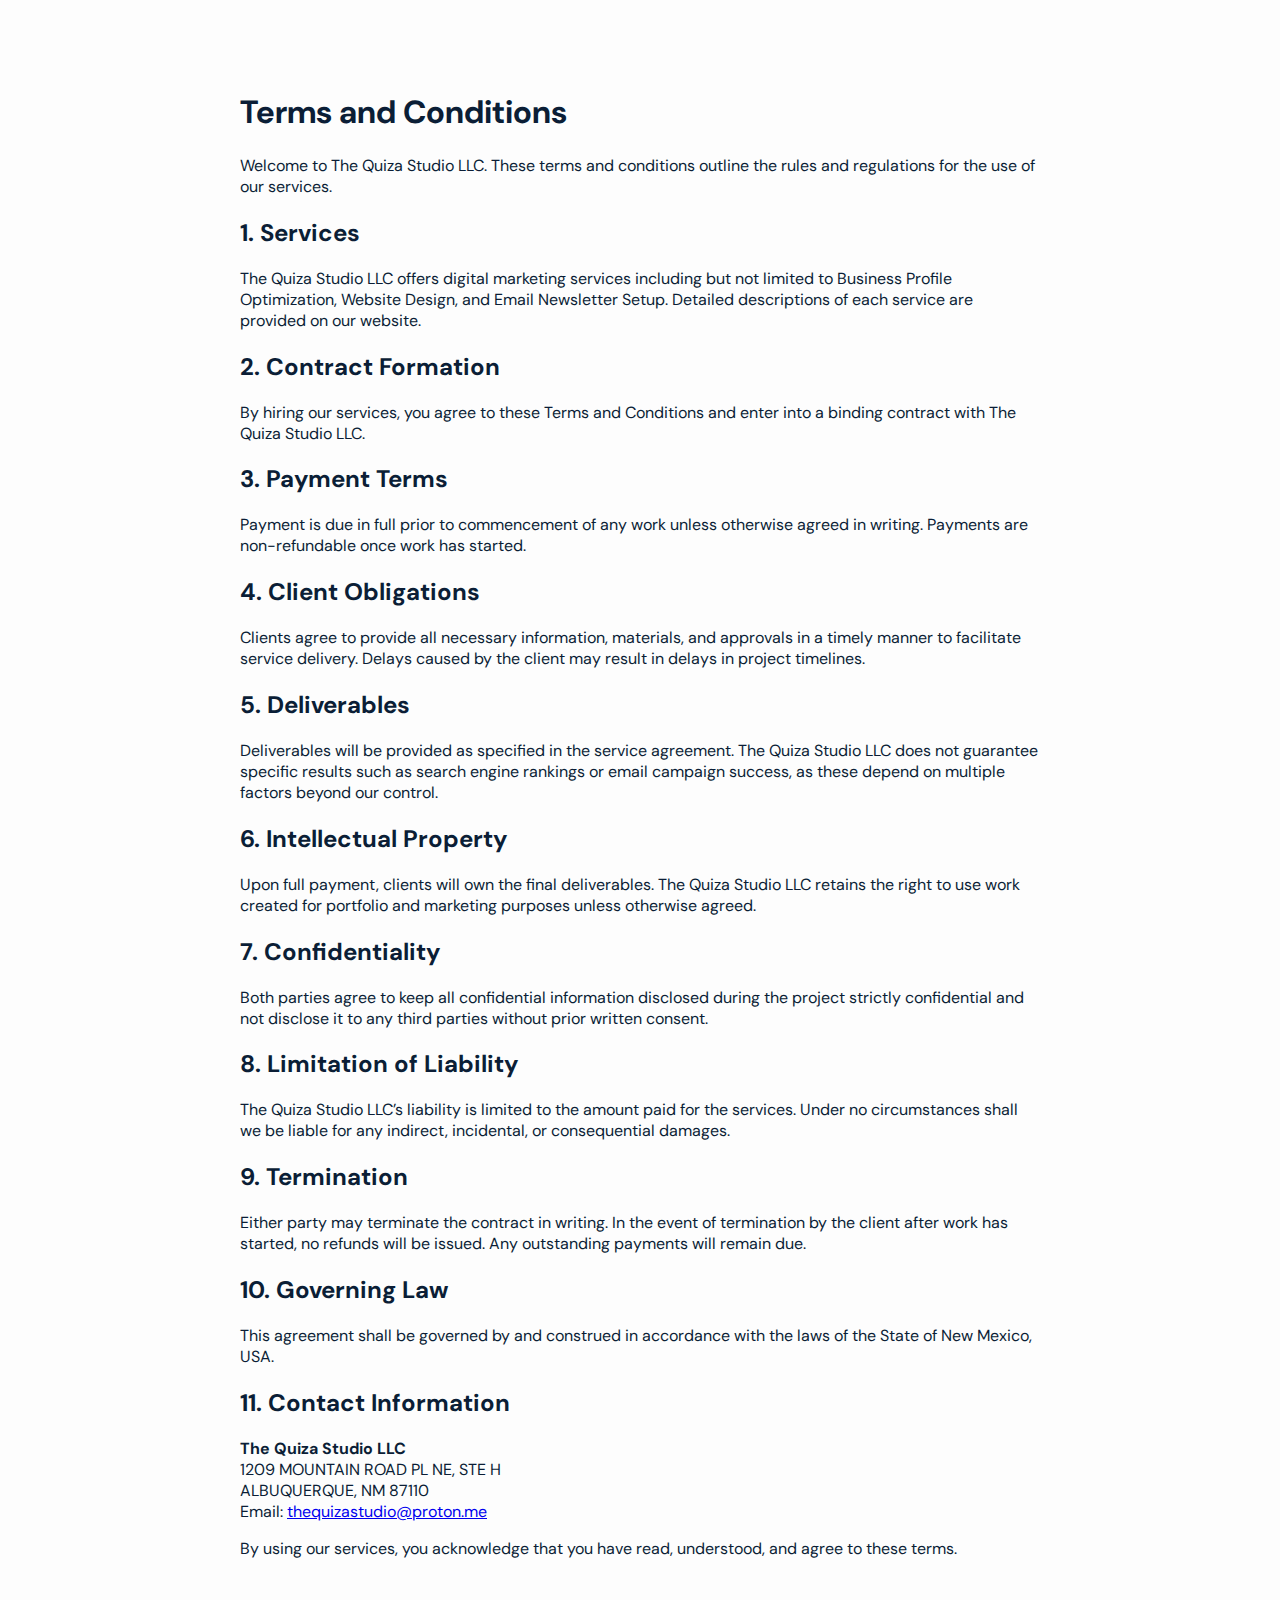
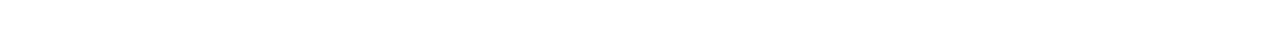
<file: terms.html>
<!DOCTYPE html>
<html lang="en">
<head>
    <meta charset="UTF-8" />
    <meta name="viewport" content="width=device-width, initial-scale=1" />
    <title>Terms and Conditions</title>
    <link rel="stylesheet" href="assets/css/style.css" />
    <link href="https://fonts.googleapis.com/css2?family=Montserrat:wght@800&family=DM+Sans:wght@300&display=swap" rel="stylesheet" />
</head>
<body>
    <div class="container terms">
        <h1>Terms and Conditions</h1>

        <p>Welcome to The Quiza Studio LLC. These terms and conditions outline the rules and regulations for the use of our services.</p>

        <h2>1. Services</h2>
        <p>The Quiza Studio LLC offers digital marketing services including but not limited to Business Profile Optimization, Website Design, and Email Newsletter Setup. Detailed descriptions of each service are provided on our website.</p>

        <h2>2. Contract Formation</h2>
        <p>By hiring our services, you agree to these Terms and Conditions and enter into a binding contract with The Quiza Studio LLC.</p>

        <h2>3. Payment Terms</h2>
        <p>Payment is due in full prior to commencement of any work unless otherwise agreed in writing. Payments are non-refundable once work has started.</p>

        <h2>4. Client Obligations</h2>
        <p>Clients agree to provide all necessary information, materials, and approvals in a timely manner to facilitate service delivery. Delays caused by the client may result in delays in project timelines.</p>

        <h2>5. Deliverables</h2>
        <p>Deliverables will be provided as specified in the service agreement. The Quiza Studio LLC does not guarantee specific results such as search engine rankings or email campaign success, as these depend on multiple factors beyond our control.</p>

        <h2>6. Intellectual Property</h2>
        <p>Upon full payment, clients will own the final deliverables. The Quiza Studio LLC retains the right to use work created for portfolio and marketing purposes unless otherwise agreed.</p>

        <h2>7. Confidentiality</h2>
        <p>Both parties agree to keep all confidential information disclosed during the project strictly confidential and not disclose it to any third parties without prior written consent.</p>

        <h2>8. Limitation of Liability</h2>
        <p>The Quiza Studio LLC’s liability is limited to the amount paid for the services. Under no circumstances shall we be liable for any indirect, incidental, or consequential damages.</p>

        <h2>9. Termination</h2>
        <p>Either party may terminate the contract in writing. In the event of termination by the client after work has started, no refunds will be issued. Any outstanding payments will remain due.</p>

        <h2>10. Governing Law</h2>
        <p>This agreement shall be governed by and construed in accordance with the laws of the State of New Mexico, USA.</p>

        <h2>11. Contact Information</h2>
        <p><strong>The Quiza Studio LLC</strong><br />
           1209 MOUNTAIN ROAD PL NE, STE H<br />
           ALBUQUERQUE, NM 87110<br />
           Email: <a href="mailto:thequizastudio@proton.me">thequizastudio@proton.me</a></p>

        <p>By using our services, you acknowledge that you have read, understood, and agree to these terms.</p>
    </div>
</body>
</html>
</file>
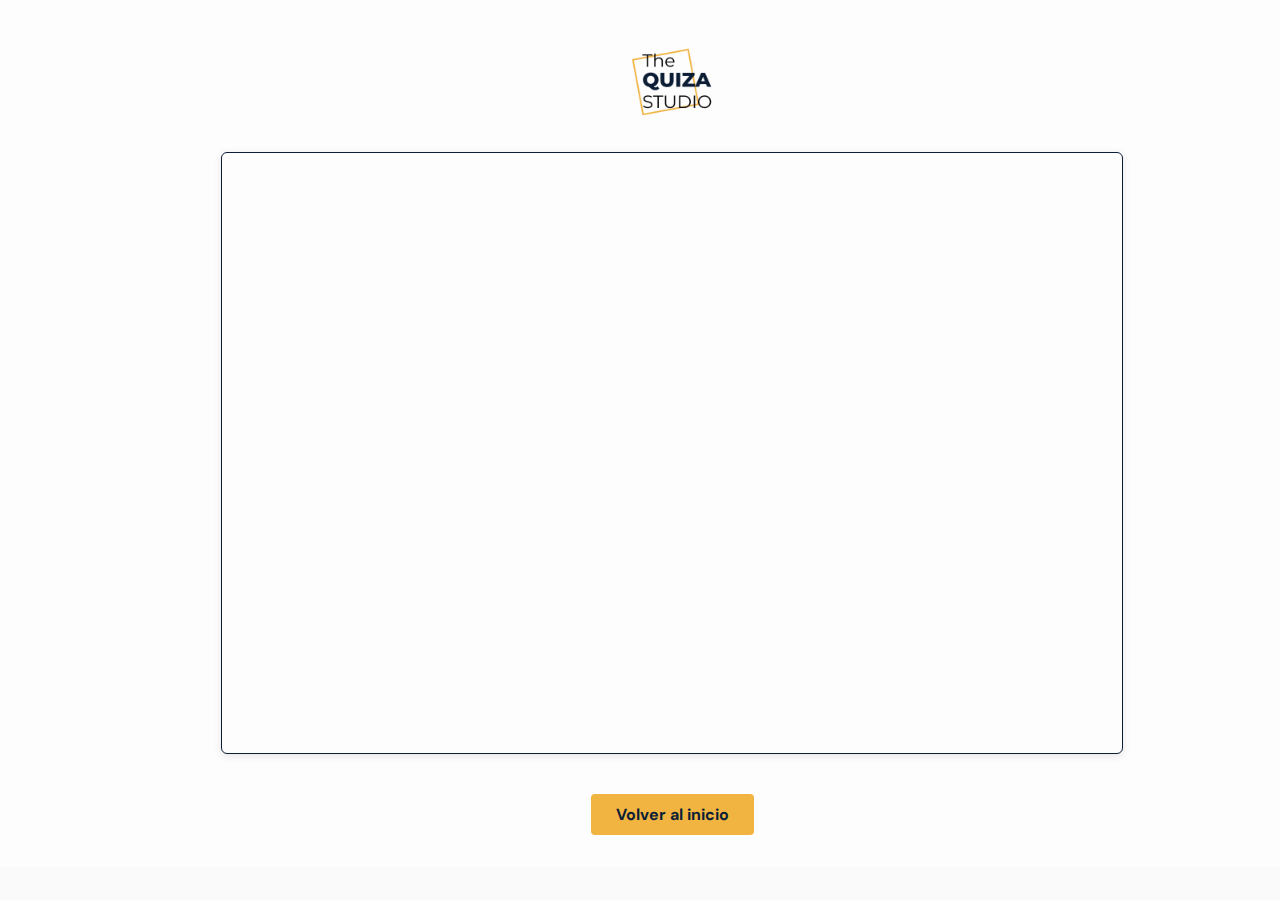
<file: cartadigital/contrato.html>
<!DOCTYPE html>
<html lang="es">
<head>
  <meta charset="UTF-8" />
  <meta name="viewport" content="width=device-width, initial-scale=1" />
  <title>Contrato Carta Digital - The Quiza Studio</title>
  <link rel="stylesheet" href="styles.css" />
  <link rel="icon" href="../assets/img/favicon.png" type="png" />
  <style>
    body {
      background: #FDFDFD;
      margin: 0; 
      padding: 2rem;
      color: #0B1E36;
      display: flex;
      flex-direction: column;
      align-items: center;
    }
    .logo {
      max-width: 100px;
      margin-bottom: 20px;
    }
    iframe {
      border: 1px solid #0B1E36;
      box-shadow: 0 2px 8px rgba(0,0,0,0.1);
      border-radius: 6px;
      width: 100%;
      max-width: 900px;
      height: 600px;
      margin-bottom: 30px;
      background: #FDFDFD;
    }
    .btn-volver {
      display: inline-block;
      padding: 10px 25px;
      background-color: #F2B441;
      color: #0B1E36;
      text-decoration: none;
      border-radius: 4px;
      font-weight: bold;
      transition: background-color 0.3s ease;
      margin-top: 10px;
    }
    .btn-volver:hover {
      background-color: #D9D9D9;
    }
  </style>
</head>
<body>
  <img src="../assets/img/logo.png" alt="Logo The Quiza Studio" class="logo" />
  <iframe src="contrato-carta-digital.pdf" title="Contrato Carta Digital"></iframe>
  <a href="index.html" class="btn-volver">Volver al inicio</a>

</body>
</html>
</file>
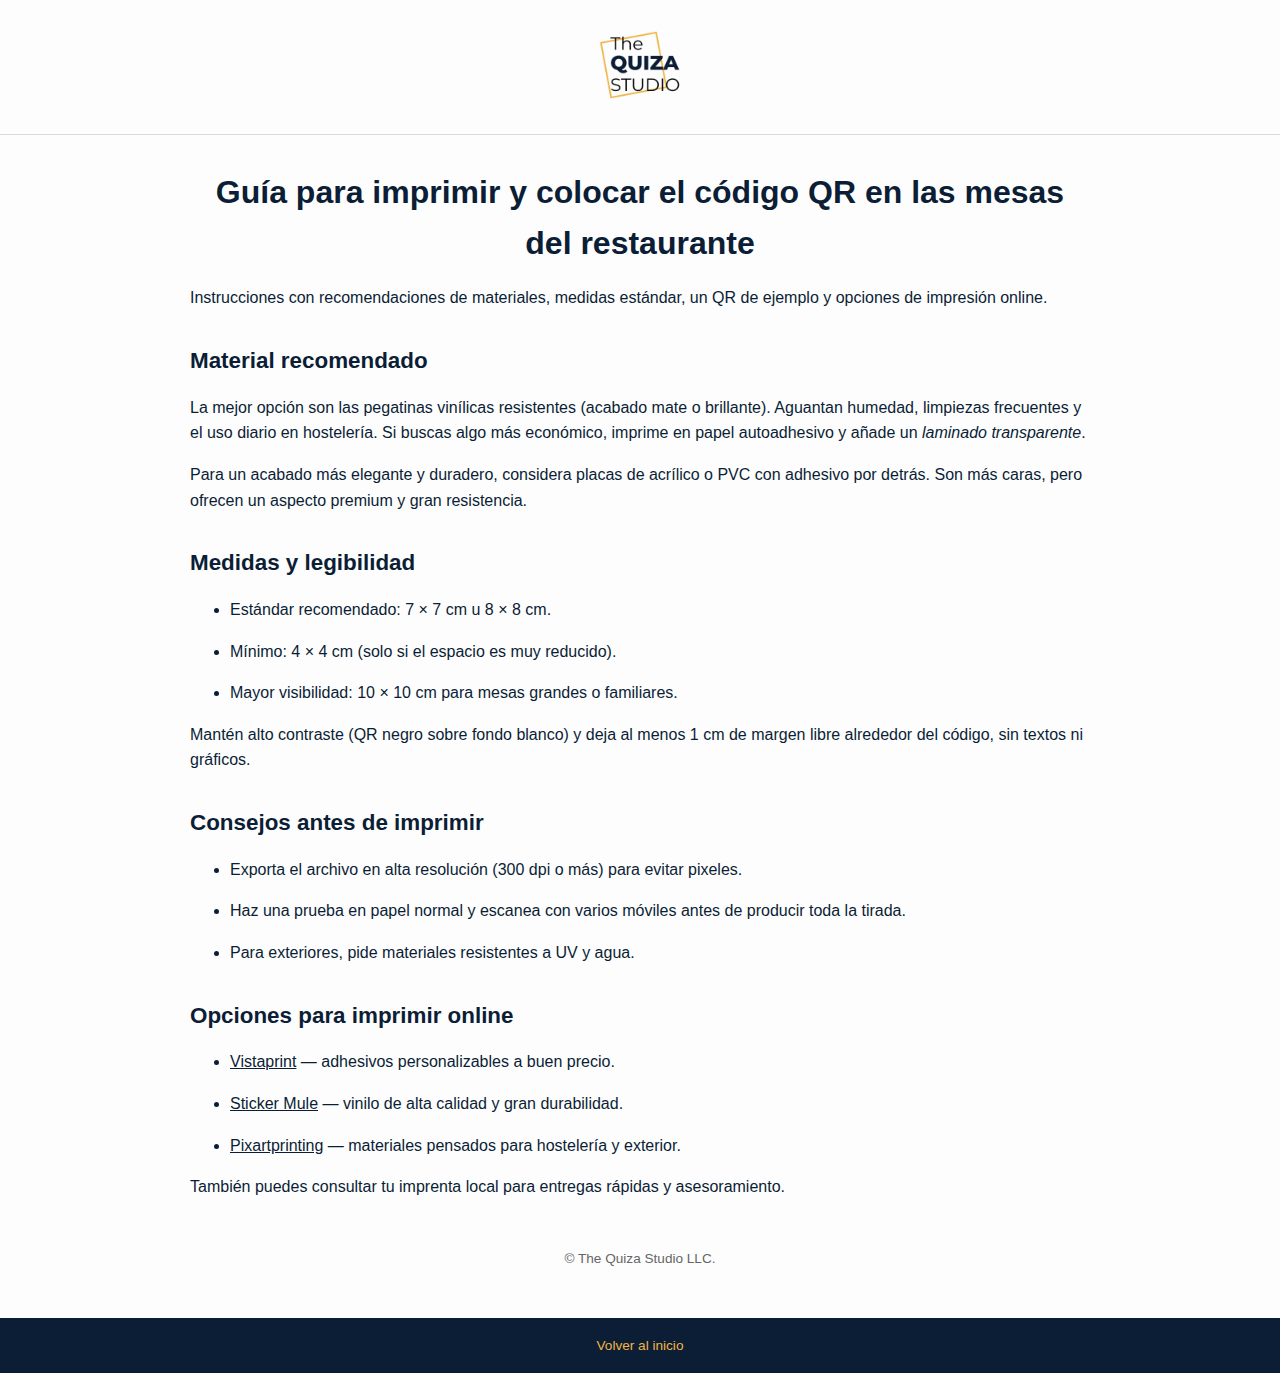
<file: cartadigital/guiaqr.html>
<!DOCTYPE html>
<html lang="es">
<head>
  <meta charset="utf-8">
  <title>Guía para imprimir tu QR | The Quiza Studio</title>
  <meta name="viewport" content="width=device-width, initial-scale=1">

  <!-- Favicon (ajusta ruta si es necesario) -->
  <link rel="icon" href="../assets/img/favicon.png" type="image/x-icon">

  <!-- Estilos globales del sitio (opcional) -->
  <link rel="stylesheet" href="../assets/css/style.css">

  <!-- Estilos mínimos locales para asegurar legibilidad -->
  <style>
    .header {
      border: none;
    }
    .pp-wrapper {
      max-width: 900px;
      margin: 2rem auto;
      font-family: 'DM Sans', sans-serif;
      line-height: 1.6;
      color: #0B1E36;
    }
    .pp-wrapper h1 {
      font-family: 'Montserrat', sans-serif;
      font-weight: 800;
      font-size: 2rem;
      margin-bottom: 1rem;
      text-align: center;
      color: #0B1E36;
    }
    .pp-wrapper h2 {
      font-family: 'Montserrat', sans-serif;
      font-weight: 800;
      font-size: 1.4rem;
      margin-top: 2rem;
      margin-bottom: 0.75rem;
      color: #0B1E36;
    }
    .pp-wrapper p,
    .pp-wrapper li {
      font-size: 1rem;
      font-weight: 300;
      margin-bottom: 1rem;
    }
    .pp-wrapper ul {
      margin-left: 1.5rem;
      margin-bottom: 1rem;
      padding-left: 1rem;
    }
    .pp-wrapper a {
      color: #0B1E36;
      text-decoration: underline;
    }
    .pp-wrapper a:hover {
      color: #152D4C;
    }
    .pp-header {
      text-align: center;
    }
    .pp-header img {
      max-width: 100px;
      height: auto;
    }
    .pp-footer-note {
      text-align: center;
      font-size: 0.85rem;
      color: #666;
      margin-top: 3rem;
    }
    @media (max-width:600px){
      .pp-wrapper{
        padding:1.5rem;
      }
      .pp-wrapper h1{font-size:1.75rem;}
      .pp-wrapper h2{font-size:1.25rem;}
    }
  </style>
</head>
<body>

  <header class="pp-header">
    <a href="../../index.html">
      <img src="../assets/img/logo.png" alt="The Quiza Studio">
    </a>
  </header>

  <article class="pp-wrapper">
    <h1>Guía para imprimir y colocar el código QR en las mesas del restaurante</h1>

    <p>Instrucciones con recomendaciones de materiales, medidas estándar, un QR de ejemplo y opciones de impresión online.</p>
    <h2>Material recomendado</h2>
    <p>La mejor opción son las <strong>pegatinas vinílicas resistentes</strong> (acabado mate o brillante). Aguantan humedad, limpiezas frecuentes y el uso diario en hostelería. Si buscas algo más económico, imprime en papel autoadhesivo y añade un <em>laminado transparente</em>.</p>
    <p>Para un acabado más elegante y duradero, considera <strong>placas de acrílico o PVC</strong> con adhesivo por detrás. Son más caras, pero ofrecen un aspecto premium y gran resistencia.</p>

    <h2>Medidas y legibilidad</h2>
    <ul>
      <li><strong>Estándar recomendado:</strong> 7 × 7 cm u 8 × 8 cm.</li>
      <li><strong>Mínimo:</strong> 4 × 4 cm (solo si el espacio es muy reducido).</li>
      <li><strong>Mayor visibilidad:</strong> 10 × 10 cm para mesas grandes o familiares.</li>
    </ul>
    <p>Mantén alto contraste (QR negro sobre fondo blanco) y deja al menos <strong>1 cm de margen</strong> libre alrededor del código, sin textos ni gráficos.</p>

    <h2>Consejos antes de imprimir</h2>
    <ul>
      <li>Exporta el archivo en <strong>alta resolución</strong> (300 dpi o más) para evitar pixeles.</li>
      <li>Haz una prueba en papel normal y <strong>escanea con varios móviles</strong> antes de producir toda la tirada.</li>
      <li>Para exteriores, pide materiales <strong>resistentes a UV y agua</strong>.</li>
    </ul>

    <h2>Opciones para imprimir online</h2>
    <ul>
      <li><a href="https://www.vistaprint.es" target="_blank" rel="noopener">Vistaprint</a> — adhesivos personalizables a buen precio.</li>
      <li><a href="https://www.stickermule.com/es" target="_blank" rel="noopener">Sticker Mule</a> — vinilo de alta calidad y gran durabilidad.</li>
      <li><a href="https://www.pixartprinting.es" target="_blank" rel="noopener">Pixartprinting</a> — materiales pensados para hostelería y exterior.</li>
    </ul>
    <p>También puedes consultar tu <strong>imprenta local</strong> para entregas rápidas y asesoramiento.</p>
    
    <div class="pp-footer-note">
      &copy; The Quiza Studio LLC.
    </div>
  </article>

  <footer class="pp-footer-note">
    <a href="index.html">Volver al inicio</a>
  </footer>
</body>
</html>
</file>
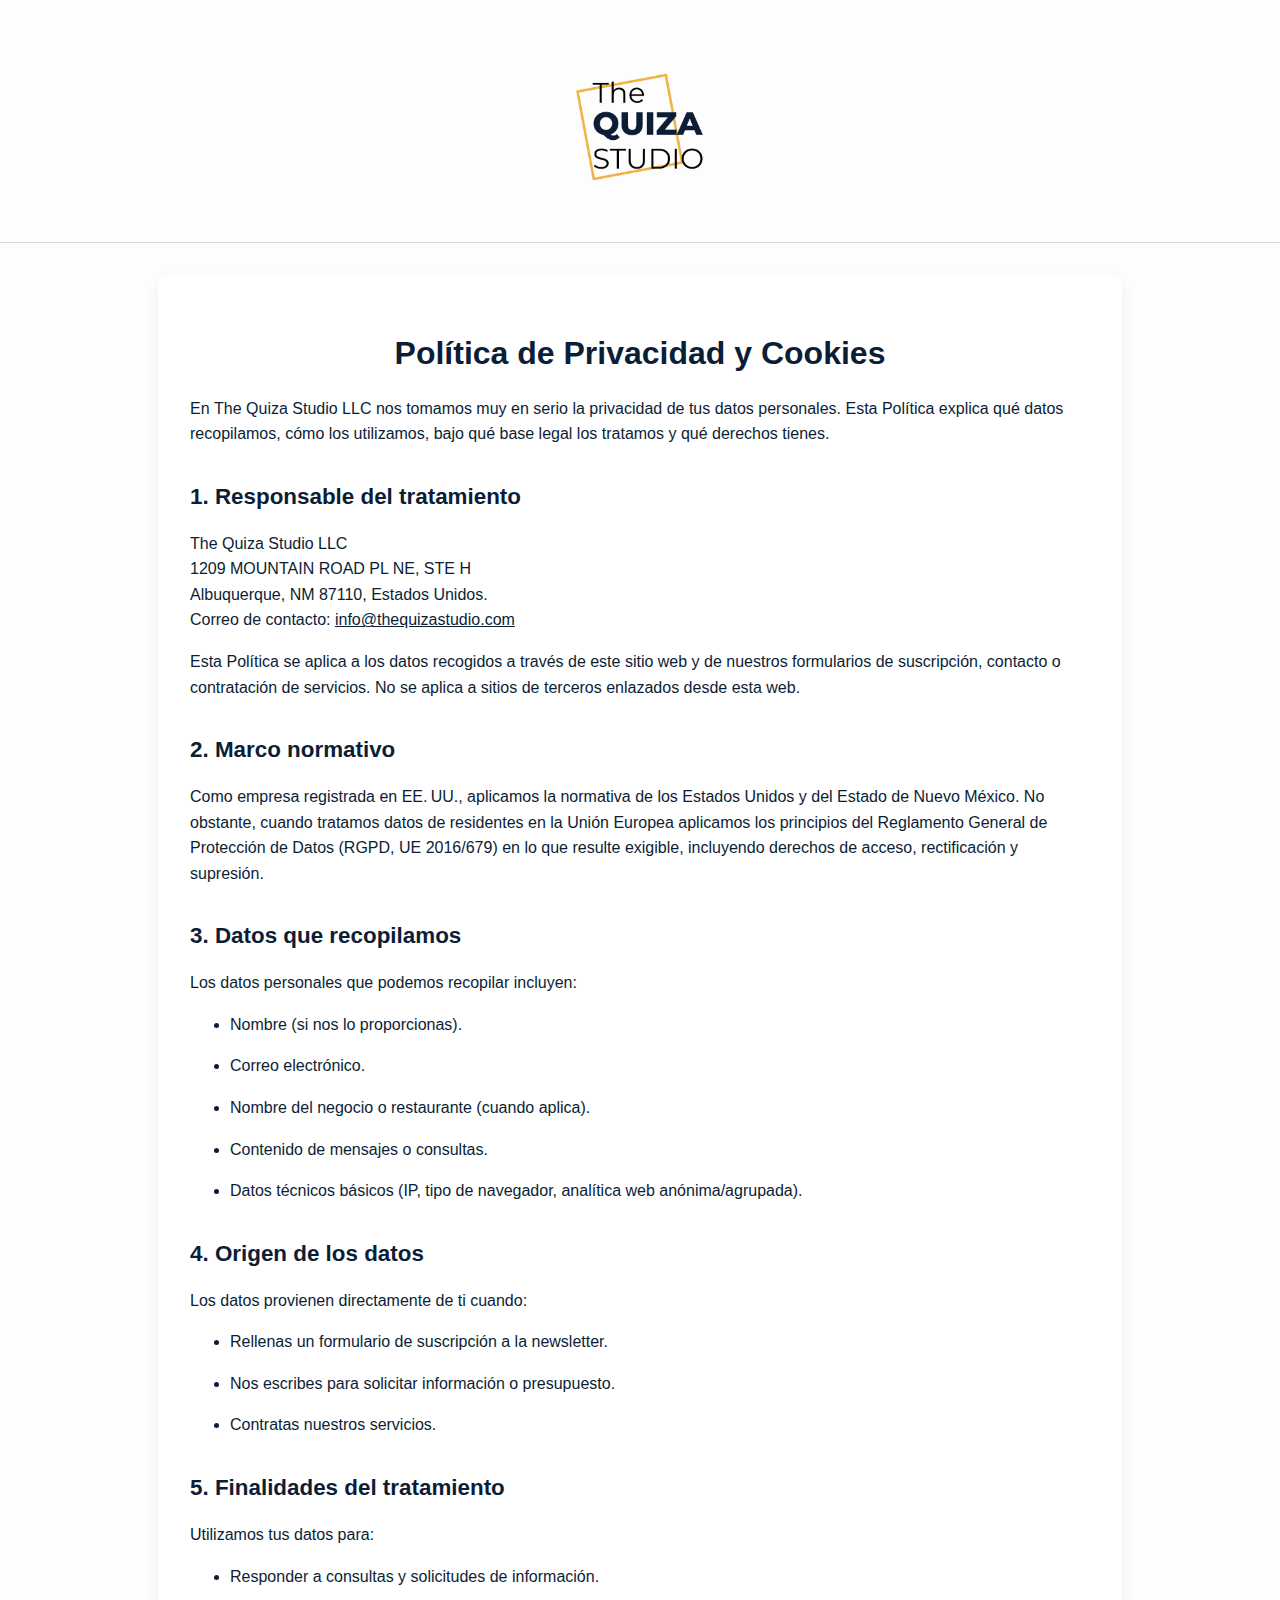
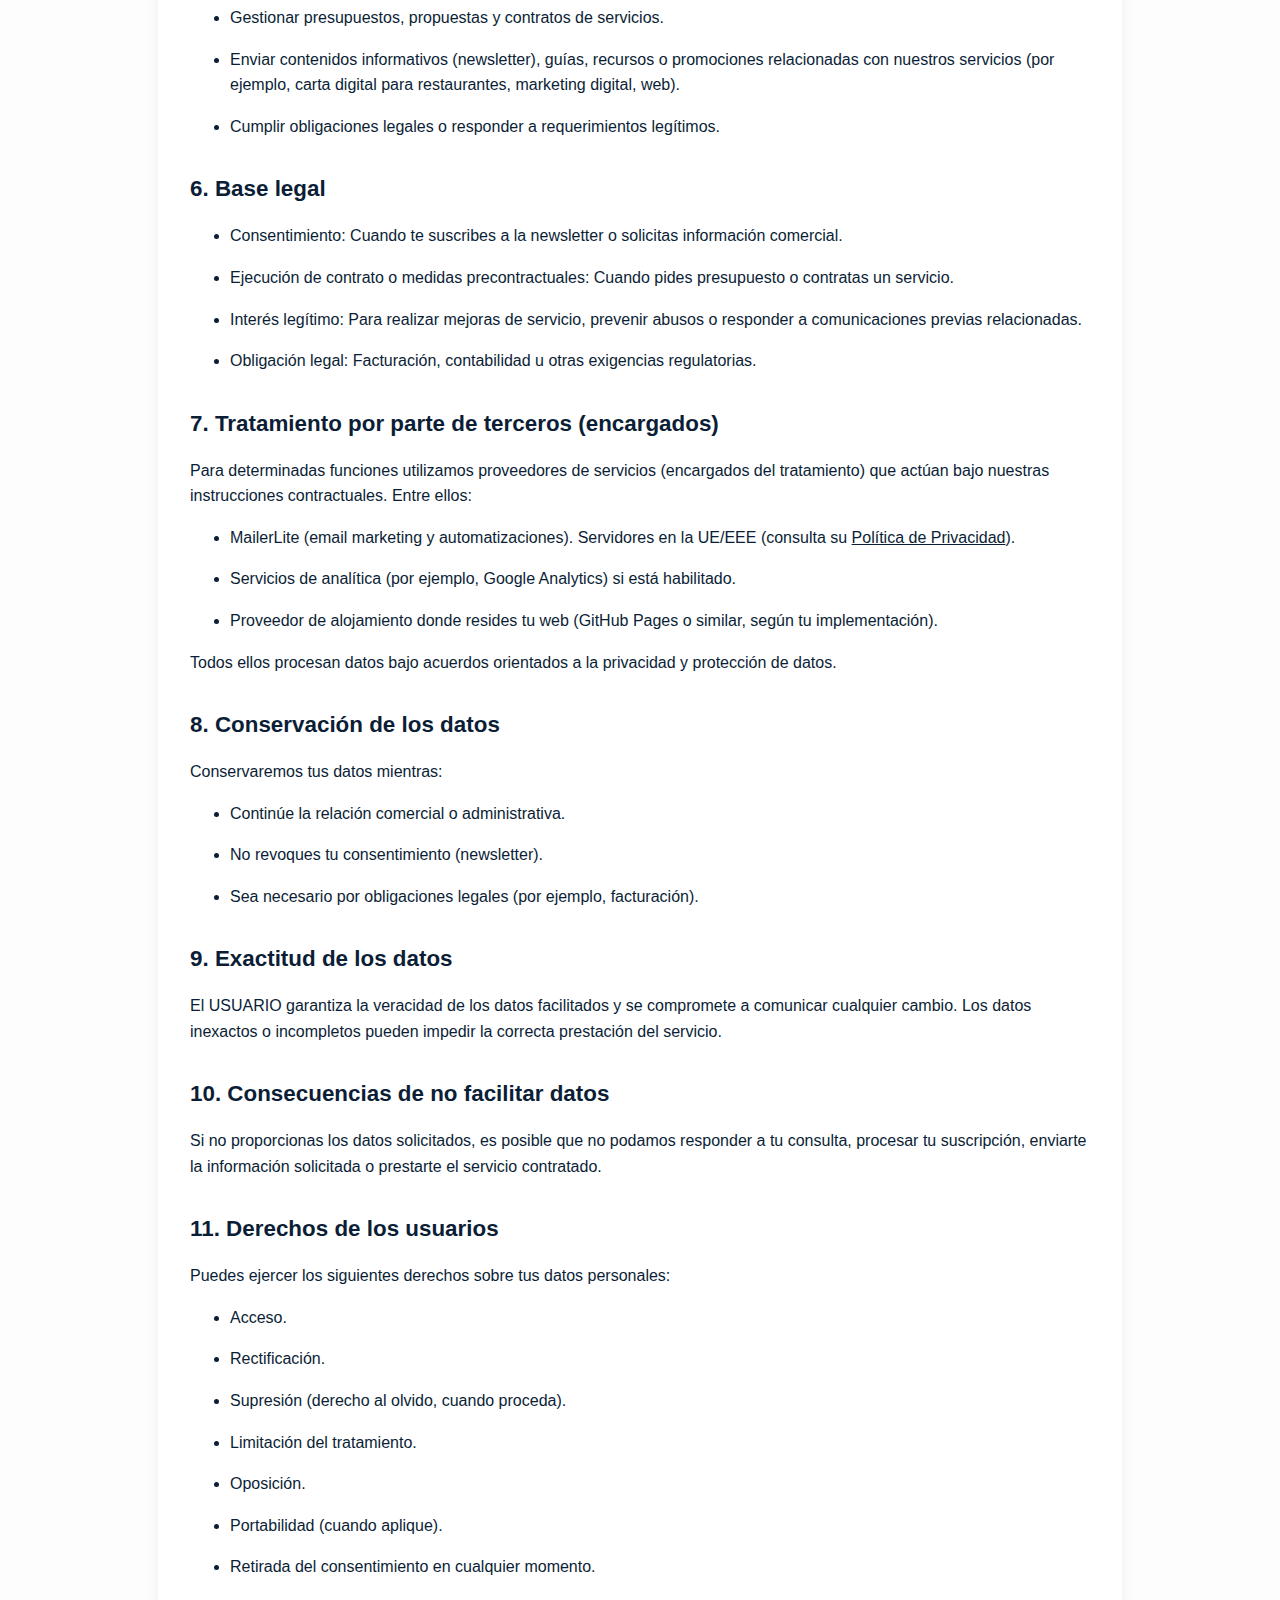
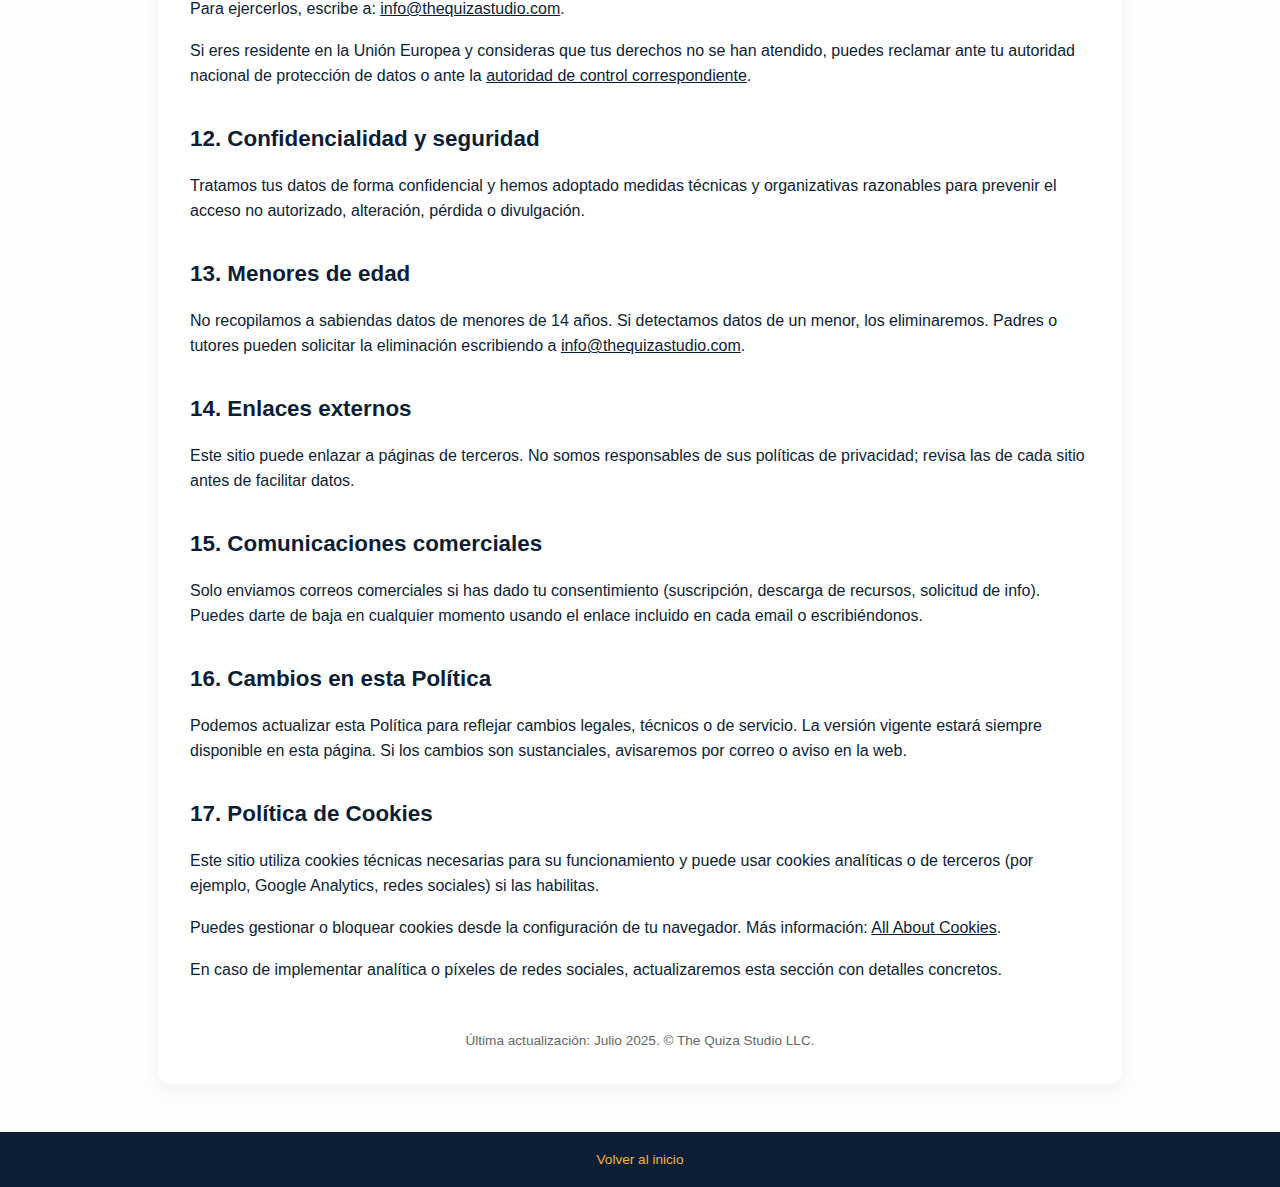
<file: cartadigital/politica-privacidad-y-cookies.html>
<!DOCTYPE html>
<html lang="es">
<head>
  <meta charset="utf-8">
  <title>Política de Privacidad y Cookies | The Quiza Studio</title>
  <meta name="viewport" content="width=device-width, initial-scale=1">

  <!-- Favicon (ajusta ruta si es necesario) -->
  <link rel="icon" href="../assets/img/favicon.png" type="image/x-icon">

  <!-- Estilos globales del sitio (opcional) -->
  <link rel="stylesheet" href="../assets/css/style.css">

  <!-- Estilos mínimos locales para asegurar legibilidad -->
  <style>
    .pp-wrapper {
      max-width: 900px;
      margin: 2rem auto;
      padding: 2rem;
      background: #FFFFFF;
      border-radius: 12px;
      box-shadow: 0 4px 15px rgba(0,0,0,0.06);
      font-family: 'DM Sans', sans-serif;
      line-height: 1.6;
      color: #0B1E36;
    }
    .pp-wrapper h1 {
      font-family: 'Montserrat', sans-serif;
      font-weight: 800;
      font-size: 2rem;
      margin-bottom: 1rem;
      text-align: center;
      color: #0B1E36;
    }
    .pp-wrapper h2 {
      font-family: 'Montserrat', sans-serif;
      font-weight: 800;
      font-size: 1.4rem;
      margin-top: 2rem;
      margin-bottom: 0.75rem;
      color: #0B1E36;
    }
    .pp-wrapper p,
    .pp-wrapper li {
      font-size: 1rem;
      font-weight: 300;
      margin-bottom: 1rem;
    }
    .pp-wrapper ul {
      margin-left: 1.5rem;
      margin-bottom: 1rem;
      padding-left: 1rem;
    }
    .pp-wrapper a {
      color: #0B1E36;
      text-decoration: underline;
    }
    .pp-wrapper a:hover {
      color: #152D4C;
    }
    .pp-header {
      text-align: center;
      margin-top: 2rem;
    }
    .pp-header img {
      max-width: 160px;
      height: auto;
      margin-bottom: 1rem;
    }
    .pp-footer-note {
      text-align: center;
      font-size: 0.85rem;
      color: #666;
      margin-top: 3rem;
    }
    @media (max-width:600px){
      .pp-wrapper{
        padding:1.5rem;
      }
      .pp-wrapper h1{font-size:1.75rem;}
      .pp-wrapper h2{font-size:1.25rem;}
    }
  </style>
</head>
<body>

  <header class="pp-header">
    <a href="../../index.html">
      <img src="../assets/img/logo.png" alt="The Quiza Studio">
    </a>
  </header>

  <article class="pp-wrapper">
    <h1>Política de Privacidad y Cookies</h1>

    <p>En <strong>The Quiza Studio LLC</strong> nos tomamos muy en serio la privacidad de tus datos personales. Esta Política explica qué datos recopilamos, cómo los utilizamos, bajo qué base legal los tratamos y qué derechos tienes.</p>

    <h2>1. Responsable del tratamiento</h2>
    <p><strong>The Quiza Studio LLC</strong><br>
      1209 MOUNTAIN ROAD PL NE, STE H<br>
      Albuquerque, NM 87110, Estados Unidos.<br>
      Correo de contacto: <a href="mailto:info@thequizastudio.com">info@thequizastudio.com</a>
    </p>

    <p>Esta Política se aplica a los datos recogidos a través de este sitio web y de nuestros formularios de suscripción, contacto o contratación de servicios. No se aplica a sitios de terceros enlazados desde esta web.</p>

    <h2>2. Marco normativo</h2>
    <p>Como empresa registrada en EE. UU., aplicamos la normativa de los Estados Unidos y del Estado de Nuevo México. No obstante, cuando tratamos datos de residentes en la Unión Europea aplicamos los principios del <strong>Reglamento General de Protección de Datos (RGPD, UE 2016/679)</strong> en lo que resulte exigible, incluyendo derechos de acceso, rectificación y supresión.</p>

    <h2>3. Datos que recopilamos</h2>
    <p>Los datos personales que podemos recopilar incluyen:</p>
    <ul>
      <li>Nombre (si nos lo proporcionas).</li>
      <li>Correo electrónico.</li>
      <li>Nombre del negocio o restaurante (cuando aplica).</li>
      <li>Contenido de mensajes o consultas.</li>
      <li>Datos técnicos básicos (IP, tipo de navegador, analítica web anónima/agrupada).</li>
    </ul>

    <h2>4. Origen de los datos</h2>
    <p>Los datos provienen directamente de ti cuando:</p>
    <ul>
      <li>Rellenas un formulario de suscripción a la newsletter.</li>
      <li>Nos escribes para solicitar información o presupuesto.</li>
      <li>Contratas nuestros servicios.</li>
    </ul>

    <h2>5. Finalidades del tratamiento</h2>
    <p>Utilizamos tus datos para:</p>
    <ul>
      <li>Responder a consultas y solicitudes de información.</li>
      <li>Gestionar presupuestos, propuestas y contratos de servicios.</li>
      <li>Enviar contenidos informativos (newsletter), guías, recursos o promociones relacionadas con nuestros servicios (por ejemplo, carta digital para restaurantes, marketing digital, web).</li>
      <li>Cumplir obligaciones legales o responder a requerimientos legítimos.</li>
    </ul>

    <h2>6. Base legal</h2>
    <ul>
      <li><strong>Consentimiento:</strong> Cuando te suscribes a la newsletter o solicitas información comercial.</li>
      <li><strong>Ejecución de contrato o medidas precontractuales:</strong> Cuando pides presupuesto o contratas un servicio.</li>
      <li><strong>Interés legítimo:</strong> Para realizar mejoras de servicio, prevenir abusos o responder a comunicaciones previas relacionadas.</li>
      <li><strong>Obligación legal:</strong> Facturación, contabilidad u otras exigencias regulatorias.</li>
    </ul>

    <h2>7. Tratamiento por parte de terceros (encargados)</h2>
    <p>Para determinadas funciones utilizamos proveedores de servicios (encargados del tratamiento) que actúan bajo nuestras instrucciones contractuales. Entre ellos:</p>
    <ul>
      <li><strong>MailerLite</strong> (email marketing y automatizaciones). Servidores en la UE/EEE (consulta su <a href="https://www.mailerlite.com/legal/privacy-policy" target="_blank" rel="noopener">Política de Privacidad</a>).</li>
      <li>Servicios de analítica (por ejemplo, Google Analytics) si está habilitado.</li>
      <li>Proveedor de alojamiento donde resides tu web (GitHub Pages o similar, según tu implementación).</li>
    </ul>
    <p>Todos ellos procesan datos bajo acuerdos orientados a la privacidad y protección de datos.</p>

    <h2>8. Conservación de los datos</h2>
    <p>Conservaremos tus datos mientras:</p>
    <ul>
      <li>Continúe la relación comercial o administrativa.</li>
      <li>No revoques tu consentimiento (newsletter).</li>
      <li>Sea necesario por obligaciones legales (por ejemplo, facturación).</li>
    </ul>

    <h2>9. Exactitud de los datos</h2>
    <p>El USUARIO garantiza la veracidad de los datos facilitados y se compromete a comunicar cualquier cambio. Los datos inexactos o incompletos pueden impedir la correcta prestación del servicio.</p>

    <h2>10. Consecuencias de no facilitar datos</h2>
    <p>Si no proporcionas los datos solicitados, es posible que no podamos responder a tu consulta, procesar tu suscripción, enviarte la información solicitada o prestarte el servicio contratado.</p>

    <h2>11. Derechos de los usuarios</h2>
    <p>Puedes ejercer los siguientes derechos sobre tus datos personales:</p>
    <ul>
      <li>Acceso.</li>
      <li>Rectificación.</li>
      <li>Supresión (derecho al olvido, cuando proceda).</li>
      <li>Limitación del tratamiento.</li>
      <li>Oposición.</li>
      <li>Portabilidad (cuando aplique).</li>
      <li>Retirada del consentimiento en cualquier momento.</li>
    </ul>
    <p>Para ejercerlos, escribe a: <a href="mailto:info@thequizastudio.com">info@thequizastudio.com</a>.</p>
    <p>Si eres residente en la Unión Europea y consideras que tus derechos no se han atendido, puedes reclamar ante tu autoridad nacional de protección de datos o ante la <a href="https://edpb.europa.eu/about-edpb/about-edpb/members_es" target="_blank" rel="noopener">autoridad de control correspondiente</a>.</p>

    <h2>12. Confidencialidad y seguridad</h2>
    <p>Tratamos tus datos de forma confidencial y hemos adoptado medidas técnicas y organizativas razonables para prevenir el acceso no autorizado, alteración, pérdida o divulgación.</p>

    <h2>13. Menores de edad</h2>
    <p>No recopilamos a sabiendas datos de menores de 14 años. Si detectamos datos de un menor, los eliminaremos. Padres o tutores pueden solicitar la eliminación escribiendo a <a href="mailto:info@thequizastudio.com">info@thequizastudio.com</a>.</p>

    <h2>14. Enlaces externos</h2>
    <p>Este sitio puede enlazar a páginas de terceros. No somos responsables de sus políticas de privacidad; revisa las de cada sitio antes de facilitar datos.</p>

    <h2>15. Comunicaciones comerciales</h2>
    <p>Solo enviamos correos comerciales si has dado tu consentimiento (suscripción, descarga de recursos, solicitud de info). Puedes darte de baja en cualquier momento usando el enlace incluido en cada email o escribiéndonos.</p>

    <h2>16. Cambios en esta Política</h2>
    <p>Podemos actualizar esta Política para reflejar cambios legales, técnicos o de servicio. La versión vigente estará siempre disponible en esta página. Si los cambios son sustanciales, avisaremos por correo o aviso en la web.</p>

    <h2>17. Política de Cookies</h2>
    <p>Este sitio utiliza cookies técnicas necesarias para su funcionamiento y puede usar cookies analíticas o de terceros (por ejemplo, Google Analytics, redes sociales) si las habilitas.</p>
    <p>Puedes gestionar o bloquear cookies desde la configuración de tu navegador. Más información: <a href="https://www.allaboutcookies.org/" target="_blank" rel="noopener">All About Cookies</a>.</p>
    <p>En caso de implementar analítica o píxeles de redes sociales, actualizaremos esta sección con detalles concretos.</p>

    <div class="pp-footer-note">
      Última actualización: Julio 2025. &copy; The Quiza Studio LLC.
    </div>
  </article>

  <footer class="pp-footer-note">
    <a href="../index.html">Volver al inicio</a>
  </footer>
</body>
</html>
</file>
<file: assets/css/style.css>
/* General */
body {
    font-family: 'DM Sans', sans-serif;
    margin: 0;
    color: #0B1E36;
    background: #FDFDFD;
}

/* Header */
header {
    background: #FDFDFD;
    border-bottom: 1px solid #D9D9D9;
    padding: 15px 0;
}
header .header-container {
    max-width: 1200px;
    margin: 0 auto;
    display: flex;
    justify-content: space-between;
    align-items: center;
}
header .logo {
    height: 100px;
}
nav ul {
    display: flex;
    list-style: none;
    gap: 20px;
    padding: 0;
    margin: 0;
}
nav a {
    text-decoration: none;
    color: #0B1E36;
    font-weight: bold;
}

/* Nueva sección hero */
.hero {
    background: #0B1E36;
    color: #FDFDFD;
    display: flex;
    justify-content: space-between;
    align-items: center;
    padding: 80px 20px;
    flex-wrap: wrap;
}
.hero-text {
    max-width: 600px;
}
.hero-text .site-title {
    font-size: 2.8rem;
    margin-bottom: 20px;
    color: #FFFFFF;
    font-weight: bold;
}
.hero-text .site-title .highlight {
    color: #F2B441;
}
.hero-text .main-heading {
    font-size: 1.8rem;
    margin-bottom: 15px;
}
.hero-text .description {
    font-size: 1rem;
    line-height: 1.5;
}
.hero-image {
    flex-shrink: 0;
    text-align: center;
    margin-top: 20px;
}
.hero-image .profile-pic {
    width: 240px;
    height: 240px;
    border-radius: 50%;
    border: 1px solid #F2B441;
    object-fit: cover;
}

/* Botón dentro de hero */
.hero .btn {
    background: #F2B441;
    padding: 12px 20px;
    border-radius: 8px;
    font-weight: bold;
    color: #0B1E36;
    text-decoration: none;
    display: inline-block;
    margin-top: 20px;
}

/* Secciones generales */
.services, .about, .contact {
    padding: 60px 20px;
    text-align: center;
}
.services h2, .about h2, .contact h2 {
    font-family: 'Montserrat', sans-serif;
    margin-bottom: 20px;
}
.service-cards {
    display: flex;
    flex-wrap: wrap;
    justify-content: center;
    gap: 20px;
}
.card {
    border: 1px solid #D9D9D9;
    border-radius: 12px;
    padding: 20px;
    width: 280px;
    text-align: center;
}
.card img {
    height: 60px;
    margin-bottom: 15px;
}
.card .btn {
    background: #F2B441;
    padding: 10px 15px;
    border-radius: 8px;
    text-decoration: none;
    color: #0B1E36;
    font-weight: bold;
}

/* Footer */
footer {
    background: #0B1E36;
    color: #FDFDFD;
    text-align: center;
    padding: 20px;
}
footer a {
    color: #F2B441;
    text-decoration: none;
}

/* Terms page */
.terms {
    max-width: 800px;
    margin: 50px auto;
    padding: 20px;
}

/* Responsive */
@media (max-width: 768px) {
    .hero {
        flex-direction: column;
        text-align: center;
    }
    .hero-text {
        order: 1;
    }
    .hero-image {
        order: 2;
        margin: 20px 0;
    }
    .hero-text .main-heading {
        order: 3;
    }
    .hero-text .description {
        order: 4;
        margin-top: 15px;
    }
}
</file>
<file: cartadigital/styles.css>
/* Importa Google Fonts */
@import url('https://fonts.googleapis.com/css2?family=DM+Sans:wght@300;400;700&family=Montserrat:wght@800&display=swap');


html, body {
  margin: 0;
  padding: 0;
  width: 100%;
  font-family: 'DM Sans', sans-serif;
  color: #0B1E36;
  background-color: #FAFAFA;
}

main {
  max-width: 90%;
  margin: 2em auto;
}

section {
  margin-bottom: 2.5em;
}

h1, h2 {
  font-family: 'Montserrat', sans-serif;
  font-weight: 800;
  color: #0B1E36;
}

h1 {
  font-size: 3rem;
  margin-bottom: 0.75rem;
}

h2 {
  font-size: 1.8rem;
  text-transform: uppercase;
  margin-bottom: 1rem;
  font-family: 'DM Sans', sans-serif;
  font-weight: 300;
}

p {
  font-size: 1.1rem;
  font-weight: 300;
  line-height: 1.6;
  color: #0B1E36;
}

strong, b {
  font-weight: 700;
}

/* HEADER */
.main-header {
  width: 100%;
  background-color: #0B1E36;
  color: #FDFDFD;
}

.header-content {
  padding: 4rem 6rem 2rem;
  display: flex;
  justify-content: space-between;
  align-items: center;
  flex-wrap: wrap;
}

.header-title {
  font-size: 1.3rem;
  font-weight: 300;
}

.btn-example {
  background-color: #F2B441;
  color: #0B1E36;
  border: 1px solid #F2B441;
  padding: 0.5em 1.2em;
  text-decoration: none;
  border-radius: 40px;
  transition: all 0.3s ease;
  font-weight: 600;
}

.btn-example:hover {
  background-color: #D9D9D9;
  color: #0B1E36;
  border-color: #D9D9D9;
}

.main-text {
  padding: 6rem;
  max-width: 650px;
  font-size: 4rem;
  color: #FDFDFD;
  font-family: 'Montserrat', sans-serif;
}

/* BENEFICIOS */
#beneficios {
  max-width: 900px;
  margin: 0 auto;
  padding: 4rem 1rem 6rem;
  box-sizing: border-box;
}

.beneficios-title {
  text-align: center;
  margin-bottom: 2rem;
  padding: 0 1rem;
}

.beneficios-content {
  display: flex;
  flex-direction: column;
  align-items: center;
  gap: 2rem;
}

.beneficios-text {
  text-align: center;
  font-size: 1.1rem;
  line-height: 1.6;
  color: #0B1E36;
  max-width: 100%;
}

.beneficios-img {
  width: 100%;
  max-width: 350px;
}

.beneficios-img img {
  width: 100%;
  height: auto;
  border-radius: 8px;
  box-shadow: 0 4px 15px rgba(0,0,0,0.2);
}

/* CARACTERÍSTICAS */
#características {
  max-width: 800px;
  margin: 4rem auto;
  padding: 0 1rem;
}

.caracteristica-info {
  padding: 2rem 0;
  border-bottom: 1px solid #D9D9D9;
}

.caracteristica-name {
  font-weight: 800;
  font-size: 1.4rem;
  margin-bottom: 0.5rem;
  color: #0B1E36;
  font-family: 'Montserrat', sans-serif;
}

.caracteristica-desc {
  color: #0B1E36;
}

/* PRECIOS */
#precio {
  background-color: #FDFDFD;
  border: solid 2px #F2B441;
  padding: 6rem 2rem;
  color: #0B1E36;
}

#tabla-precios {
  max-width: 800px;
  margin: 0 auto;
}

.precio-title h1 {
  text-align: center;
}

.precio-title p {
  text-align: center;
  color: #0B1E36;
  margin-bottom: 2rem;
}

.precio-info {
  margin-bottom: 2.5rem;
}

.precio-header {
  display: flex;
  justify-content: space-between;
  align-items: baseline;
  margin-bottom: 0.5rem;
  flex-wrap: wrap;
}

.precio-name {
  font-weight: bold;
  font-size: 1.2rem;
}

/* Divider line */
hr {
  border: none;
  border-top: 1px solid #D9D9D9;
  margin: 1rem 0 2rem;
}

/* CTA DENTRO DE PRECIO */
.precio-cta {
  margin-top: 4rem;
  text-align: center;
  max-width: 700px;
  margin-left: auto;
  margin-right: auto;  
  margin-top: 2rem;
  padding: 3rem 2rem;
  background: #FFFFFF;
  border: 1px solid #E6E6E6;
  border-radius: 16px;
  box-shadow: 0 6px 20px rgba(0,0,0,0.06);
}

.precio-cta .ml-embedded {
  display: flex;
  justify-content: center; /* Centra el formulario horizontalmente */
  margin-top: 1rem;
}

.precio-cta h2 {
  font-family: 'Montserrat', sans-serif;
  font-weight: 800;
  font-size: 2rem;
  margin-bottom: 1rem;
  color: #0B1E36;
}

.precio-cta-lead {
  font-weight: 500;
  color: #0B1E36;
  font-size: 1rem;
  margin-bottom: 1rem;
}

/* Accessible helper class */
.sr-only {
  position: absolute !important;
  width: 1px; height: 1px;
  padding: 0; margin: -1px;
  overflow: hidden;
  clip: rect(0 0 0 0); clip-path: inset(50%);
  border: 0;
}

/* ACORDEÓN */
.acordeon-seccion {
  padding: 4rem 2rem;
  max-width: 800px;
  margin: 0 auto;
}

.acordeon-item {
  border-top: 1px solid #0B1E36;
}

.acordeon-titulo {
  width: 100%;
  background: none;
  border: none;
  text-align: left;
  padding: 1rem 0;
  font-size: 1.1rem;
  font-weight: 600;
  cursor: pointer;
  color: #0B1E36;
  display: flex;
  justify-content: space-between;
  align-items: center;
}

.acordeon-icon {
  font-size: 1.5rem;
}

.acordeon-contenido {
  overflow: hidden;
  max-height: 0;
  transition: max-height 0.3s ease;
}

/* FOOTER */
footer {
  text-align: center;
  padding: 2rem;
  background-color: #0B1E36;
  color: #FDFDFD;
  font-size: 0.9rem;
  margin-top: 4rem;
}

/* MEDIA QUERIES */
@media (max-width: 768px) {
  .header-content {
    padding: 2rem 1rem;
    flex-direction: column;
    gap: 1rem;
  }

  .main-text {
    padding: 0rem 3rem 3rem 3rem;
    font-size: 3rem;
    text-align: center;
  }

  .beneficios-content {
    flex-direction: column;
    gap: 2rem;
  }

  .beneficios-text,
  .beneficios-img {
    width: 100%;
    text-align: center;
  }

  .header-title {
    text-align: center;
  }

  .btn-example {
    align-self: center;
  }

  .precio-header {
    flex-direction: column;
    align-items: flex-start;
    gap: 0.5rem;
  }

  .acordeon-titulo {
    font-size: 1rem;
  }
}

@media (min-width: 768px) {
  .beneficios-content {
    flex-direction: row;
    justify-content: center;
    align-items: center;
  }

  .beneficios-text {
    width: 60%;
    text-align: left;
  }

  .beneficios-img {
    width: 35%;
  }
}
</file>
<file: cartadigital/informacion/styles.css>
body {
    font-family: 'DM Sans', sans-serif;
    background-color: #FAFAFA;
    color: #0B1E36;
    margin: 0;
    padding: 0;
    display: flex;
    justify-content: center;
    align-items: center;
    height: 100vh;
}

.redirect-container {
    background: #FFFFFF;
    padding: 3rem 2rem;
    border-radius: 12px;
    box-shadow: 0 4px 15px rgba(0,0,0,0.1);
    max-width: 550px;
    width: 90%;
    text-align: center;
}

.logo {
    max-width: 150px;
    margin-bottom: 1.5rem;
}

.mensaje-principal {
    font-size: 1.6rem;
    line-height: 1.6;
    margin-bottom: 1.5rem;
    color: #0B1E36;
}

.mensaje {
    Text-align: left;
    font-size: 1.1rem;
    line-height: 1.6;
    margin-bottom: 1.5rem;
    color: #0B1E36;
}

/* LISTA AJUSTADA A LA IZQUIERDA */
.lista-check {
    margin: 1rem 0.5rem;
    padding-left: 0;
    list-style: none;
    text-align: left; /* ← Alineación a la izquierda */
}

.lista-check li {
    font-size: 1rem;
    margin-bottom: 0.5rem;
    padding-left: 1.8rem;
    position: relative;
}

.lista-check li::before {
    content: "✔";
    color: #F2B441;
    font-weight: bold;
    position: absolute;
    left: 0;
}

.contacto-mail {
    font-weight: bold;
    text-decoration: none;
    color: #0B1E36;
}

.contacto-mail:hover {
    text-decoration: underline;
}

.btn-volver {
    display: inline-block;
    background-color: #F2B441;
    padding: 0.8em 1.5em;
    border-radius: 40px;
    text-decoration: none;
    font-weight: 600;
    transition: background 0.3s ease;
    color: #0B1E36;
}

.btn-volver:hover {
    background-color: #D9D9D9;
}
</file>
<file: cartadigital/micarta/styles.css>
body {
  margin: 0;
  font-family: 'Georgia', serif;
  background-color: #fdfaf6;
  color: #2e2e2e;
  line-height: 1.6;
}

header {
  text-align: center;
  padding: 30px 20px;
  background-color: #4e5b31;
  border-bottom: 3px solid #bfa16a;
}

.header-name {
  font-weight: bold;
  font-size: 1.2em;
  color: #fff;
}

.logo {
  width: 160px;
  height: auto;
  margin-bottom: 10px;
}

.menu {
  margin: 10px 0;
}

.menu a {
  display: inline-block;
  color: #f4f4f4;
  text-transform: uppercase;
  text-decoration: none;
  margin: 5px 10px;
  font-weight: bold;
  letter-spacing: 1px;
  transition: color 0.3s ease;
}

.menu a:hover {
  color: #bfa16a;
  cursor: pointer;
}

.subtitle {
  font-family: 'Playfair Display', serif;
  font-size: 2em;
  font-weight: 700;
  color: #f7f3e9;
  margin: 15px 0 10px;
}

.phone {
  font-size: 1em;
  color: #ffffff;
  margin: 5px 0;
}

/* ===== MENÚ NAVEGABLE HORIZONTAL SCROLLABLE ===== */
.menu-nav {
  background: #fffef9;
  border-bottom: 1px solid #d5c4a1;
  padding: 10px 10px;
  overflow-x: auto;
}

.menu-links {
  display: flex;
  gap: 15px;
  flex-wrap: wrap;
  justify-content: center;
  min-width: 100%;
}

@media (max-width: 600px) {
  .menu-links {
    flex-wrap: nowrap;
    justify-content: flex-start;
    min-width: max-content;
  }
}


.menu-links a {
  display: inline-block;
  padding: 8px 10px;
  color: #4e5b31;
  text-decoration: none;
  font-size: 0.95em;
  font-weight: 600;
  font-family: 'Georgia', serif;
  border: 2px solid transparent;
  border-radius: 4px;
  transition: all 0.3s ease;
  background-color: transparent;
  white-space: nowrap;
}

.menu-links a:hover {
  background-color: #e6e0d0;
  border-color: #bfa16a;
  color: #2d2d2d;
}

.menu-links a.active {
  background-color: #bfa16a;
  color: #fff;
  border-color: #bfa16a;
}

main {
  max-width: 850px;
  margin: 40px auto;
  padding: 30px 15px;
  background-color: #ffffff;
  box-shadow: 0 2px 10px rgba(0, 0, 0, 0.06);
}

.menu-section {
  margin-bottom: 40px;
}

.menu-section h2 {
  font-family: 'Playfair Display', serif;
  border-bottom: 2px solid #bfa16a;
  color: #4e5b31;
  padding-bottom: 8px;
  margin-bottom: 15px;
  font-size: 1.6em;
}

.menu-section ul {
  list-style: none;
  padding: 0;
  margin: 0;
}

.menu-section li {
  display: flex;
  justify-content: space-between;
  padding: 15px 0;
  border-bottom: 1px dashed #ccc;
  align-items: flex-start;
  gap: 10px;
}

.dish-info {
  max-width: 75%;
}

.dish-name {
  font-weight: bold;
  font-size: 1.1em;
  display: block;
  margin-bottom: 5px;
  color: #3a3a3a;
}

.dish-desc {
  font-size: 0.95em;
  color: #6c6c6c;
  margin: 0;
  font-style: italic;
}

.price {
  font-weight: bold;
  color: #4e5b31;
  white-space: nowrap;
  margin-left: 10px;
}

.multi-option-dish .options-list {
  margin-top: 5px;
  padding-left: 20px;
}

.option-item {
  display: flex;
  justify-content: space-between;
  padding: 4px 0;
}

.option-item span {
  font-size: 0.9em;
  color: #555;
}

footer {
  background-color: #4e5b31;
  color: #fdfaf6;
  text-align: center;
  padding: 25px 20px;
  font-size: 0.95em;
}

footer p {
  margin: 6px 0;
}

.footer-name {
  font-weight: bold;
  font-size: 1.2em;
  color: #fdfaf6;
}

/* ===== Responsive ===== */
@media (max-width: 600px) {
  .logo {
    width: 120px;
  }

  .subtitle {
    font-size: 1.6em;
  }

  .menu-section li {
    flex-direction: column;
    align-items: flex-start;
  }

  .dish-info {
    max-width: 100%;
  }

  .price {
    margin: 10px 0 0 0;
  }

  .menu a {
    margin: 5px;
    font-size: 0.9em;
  }

  .menu-links a {
    font-size: 0.85em;
    padding: 6px 8px;
  }

  .menu-section h2 {
    font-size: 1.4em;
  }
}

/* ===== Floating CTA (si se usa) ===== */
.floating-cta {
  position: fixed;
  bottom: 20px;
  right: 20px;
  background-color: #bfa16a;
  color: #fff;
  padding: 10px 14px;
  border-radius: 6px;
  font-size: 0.9em;
  text-decoration: none;
  font-family: 'Georgia', serif;
  box-shadow: 0 2px 6px rgba(0, 0, 0, 0.2);
  transition: background 0.3s;
  z-index: 1000;
}

.floating-cta:hover {
  background-color: #a88f5a;
}
</file>
